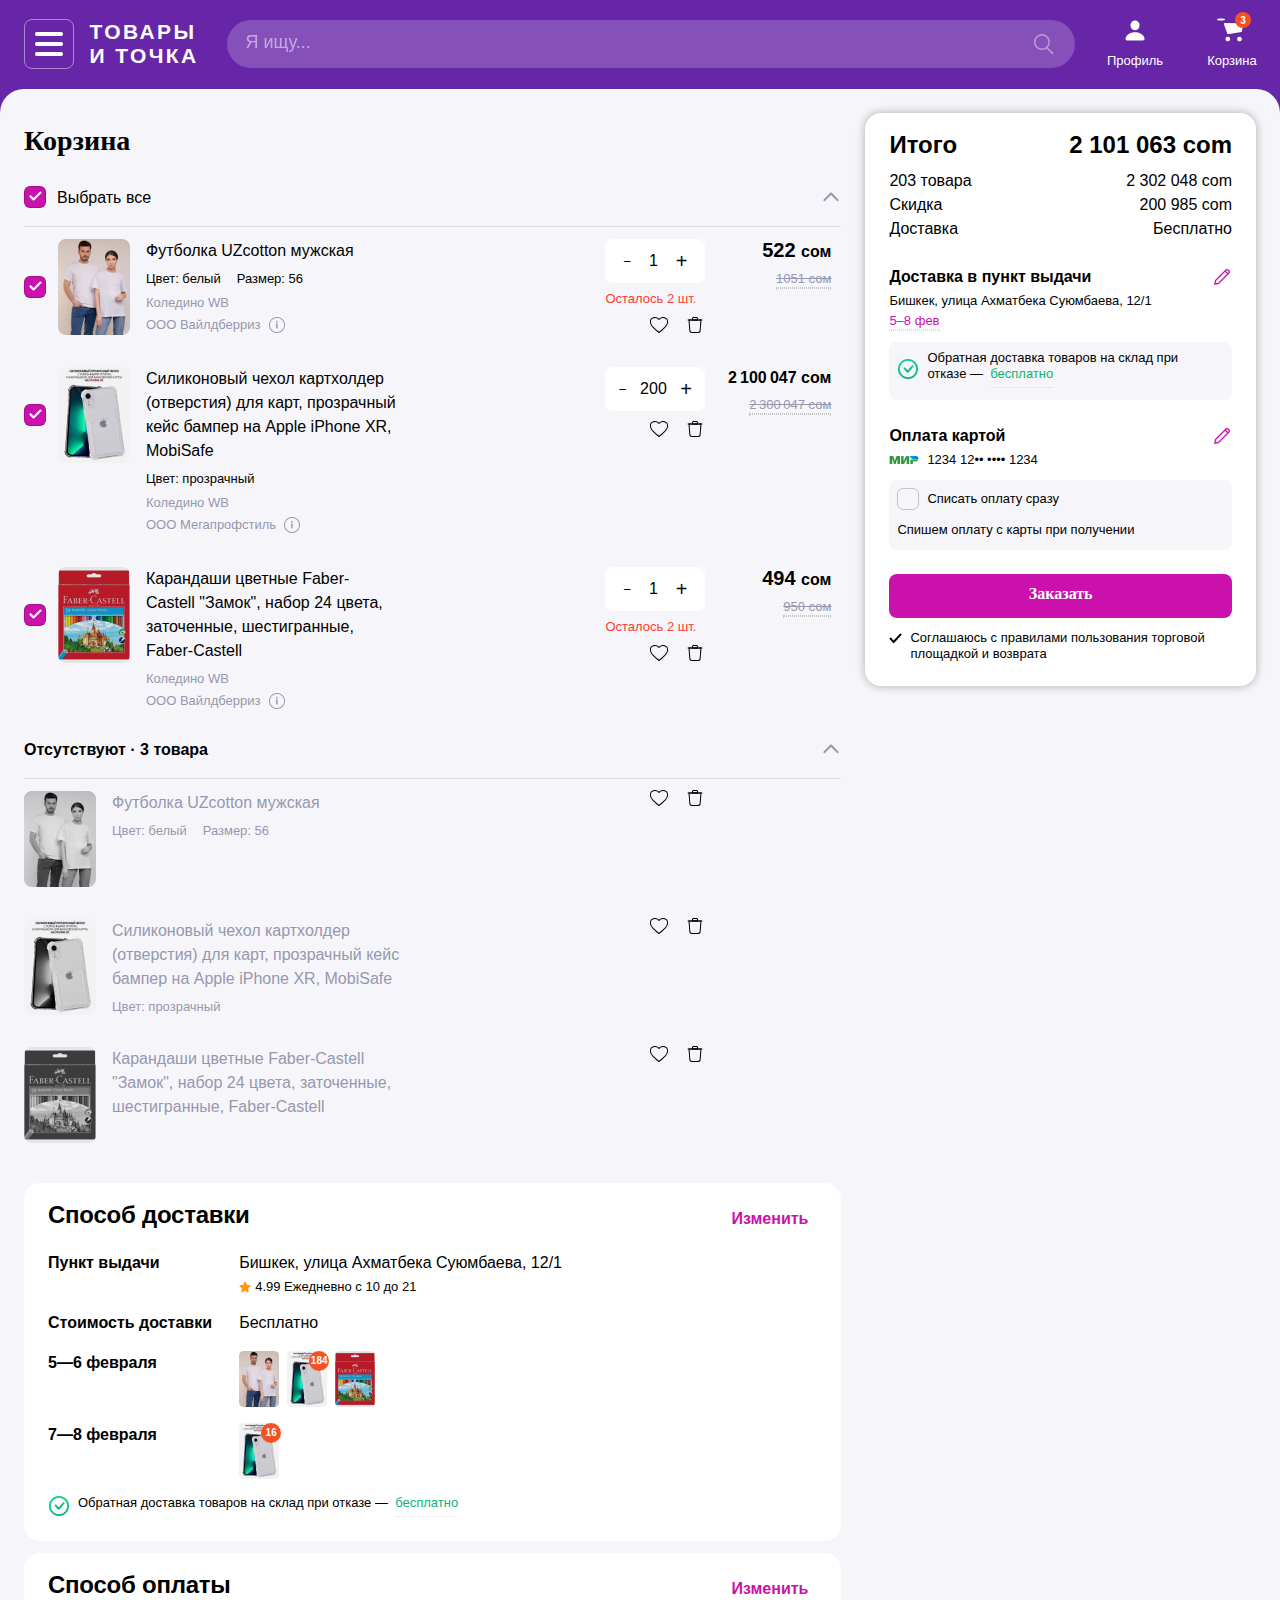
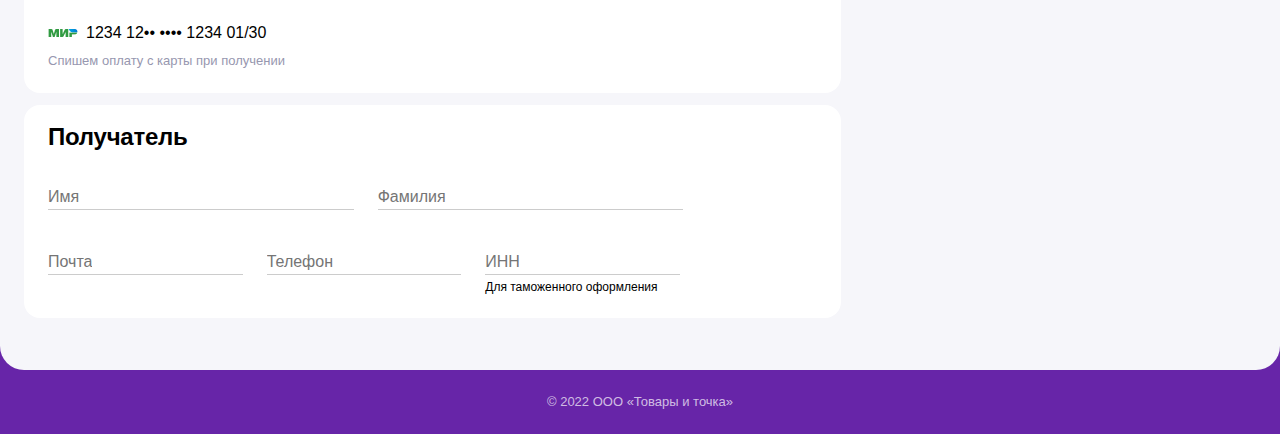
<file: client/src/html/index.html>
<!doctype html>
<html lang="en">
<head>
    <meta charset="UTF-8">
    <meta name="viewport"
          content="width=device-width, user-scalable=no, initial-scale=1.0, maximum-scale=1.0, minimum-scale=1.0">
    <meta http-equiv="X-UA-Compatible" content="ie=edge">
    <link href="https://fonts.cdnfonts.com/css/segoe-ui-4?styles=18006,18005,18004,18003" rel="stylesheet">
    <link rel="stylesheet" href="../css/header.css">
    <link rel="stylesheet" href="../css/footer.css">
    <link rel="stylesheet" href="../css/maineCss.css"/>
    <title>Document</title>
</head>

<body>

</div>

<div class="modal">
    <div id="modal-content-card" class="modal-content-card">
        <div class="pay__method">
            <div class="pay__method__name">
                <div class="pay__method__text">
                    Способ оплаты
                </div>
                <img class="closeCard" id="closeCard" src="../img/cards/search-close.png" height="25" width="24"/>
            </div>

            <div class="colum__payMethod">
                <div class="payMethod__row">
                    <div class="select">
                        <label style="border: 1px rgba(0, 0, 0, 0) solid;" class="checkbox__circle">
                            <input checked type="radio" name="payMethodCard" value="../img/cards/mir.png" class="checkbox-input inpt__card">
                            <svg class="checkbox-icon" width="20" height="21" viewBox="0 0 20 21" fill="none" xmlns="http://www.w3.org/2000/svg">
                                <g id="icon-20">
                                    <circle id="Ellipse" cx="10" cy="10.5" r="7.5" stroke="black" stroke-opacity="0.2"/>
                                    <path id="Dot" d="M10 13.5C11.6569 13.5 13 12.1569 13 10.5C13 8.84315 11.6569 7.5 10 7.5C8.34315 7.5 7 8.84315 7 10.5C7 12.1569 8.34315 13.5 10 13.5Z" fill="white"/>
                                </g>
                            </svg>
                        </label>
                    </div>
                    <div class="card__photo">
                        <img src="../img/cards/mir.png" height="11" width="30"/>
                    </div>
                    <div class="number__card">
                        1234 56•• •••• 1234
                    </div>
                </div>
                <div class="payMethod__row">
                    <div class="select">
                        <label style="border: 1px rgba(0, 0, 0, 0) solid;" class="checkbox__circle">
                            <input  type="radio" name="payMethodCard" value="../img/cards/visa.png" class="checkbox-input inpt__card">
                            <svg class="checkbox-icon" width="20" height="21" viewBox="0 0 20 21" fill="none" xmlns="http://www.w3.org/2000/svg">
                                <g id="icon-20">
                                    <circle id="Ellipse" cx="10" cy="10.5" r="7.5" stroke="black" stroke-opacity="0.2"/>
                                    <path id="Dot" d="M10 13.5C11.6569 13.5 13 12.1569 13 10.5C13 8.84315 11.6569 7.5 10 7.5C8.34315 7.5 7 8.84315 7 10.5C7 12.1569 8.34315 13.5 10 13.5Z" fill="white"/>
                                </g>
                            </svg>
                        </label>
                    </div>
                    <div class="card__photo">
                        <img src="../img/cards/visa.png" height="13" width="32"/>
                    </div>
                    <div class="number__card">
                        1234 56•• •••• 1234
                    </div>
                </div>
                <div class="payMethod__row">
                    <div class="select">
                        <label style="border: 1px rgba(0, 0, 0, 0) solid;" class="checkbox__circle">
                            <input type="radio" name="payMethodCard" value="../img/cards/mastercard.png" class="checkbox-input inpt__card">
                            <svg class="checkbox-icon" width="20" height="21" viewBox="0 0 20 21" fill="none" xmlns="http://www.w3.org/2000/svg">
                                <g id="icon-20">
                                    <circle id="Ellipse" cx="10" cy="10.5" r="7.5" stroke="black" stroke-opacity="0.2"/>
                                    <path id="Dot" d="M10 13.5C11.6569 13.5 13 12.1569 13 10.5C13 8.84315 11.6569 7.5 10 7.5C8.34315 7.5 7 8.84315 7 10.5C7 12.1569 8.34315 13.5 10 13.5Z" fill="white"/>
                                </g>
                            </svg>
                        </label>
                    </div>
                    <div class="card__photo">
                        <img src="../img/cards/mastercard.png" height="15" width="24"/>
                    </div>
                    <div class="number__card">
                        1234 56•• •••• 1234
                    </div>
                </div>
                <div class="payMethod__row">
                    <div class="select">
                        <label style="border: 1px rgba(0, 0, 0, 0) solid;" class="checkbox__circle">
                            <input  type="radio" name="payMethodCard" value="../img/cards/maestro.png" class="checkbox-input inpt__card">
                            <svg class="checkbox-icon" width="20" height="21" viewBox="0 0 20 21" fill="none" xmlns="http://www.w3.org/2000/svg">
                                <g id="icon-20">
                                    <circle id="Ellipse" cx="10" cy="10.5" r="7.5" stroke="black" stroke-opacity="0.2"/>
                                    <path id="Dot" d="M10 13.5C11.6569 13.5 13 12.1569 13 10.5C13 8.84315 11.6569 7.5 10 7.5C8.34315 7.5 7 8.84315 7 10.5C7 12.1569 8.34315 13.5 10 13.5Z" fill="white"/>
                                </g>
                            </svg>
                        </label>
                    </div>
                    <div class="card__photo">
                        <img src="../img/cards/maestro.png" height="15" width="24"/>
                    </div>
                    <div class="number__card">
                        1234 56•• •••• 1234
                    </div>
                </div>
            </div>
        </div>

        <button class="button__point" >
            <div class="btn__text">Выбрать</div>
        </button>
    </div>

    <div id="modal-content-point" style="height: 400px" class="modal-content-card">
        <div class="pay__method">
            <div class="pay__method__name">
                <div class="pay__method__text">
                    Способ доставки
                </div>
                <img class="closeCard" id="closeCardX" src="../img/cards/search-close.png" height="25" width="24"/>
            </div>
            <div class="colum__payMethod">
                <div class="select_delivery_or_cur">
                    <button class="point__not__cur">
                        <div class="point__tex">
                            В пункт выдачи
                        </div>
                    </button>
                    <button class="cur__not__point marg__btn">
                        <div class="point__tex">
                            Курьером
                        </div>
                    </button>
                </div>
                <div class="colum__payMethod">
                    <div class="my__adress">Мои адреса</div>

                    <div class="point__map__block">
                        <div class="payMethod__row">
                            <div class="row__dop__pay">
                                <div style="display: inline-flex">
                                    <div class="select">
                                        <label style="border: 1px rgba(0, 0, 0, 0) solid;" class="checkbox__circle">
                                            <input type="radio" name="deliveryPont" value="г. Бишкек, микрорайон Джал, улица Ахунбаева Исы, д. 67/1" class="checkbox-input">
                                            <svg class="checkbox-icon" width="20" height="21" viewBox="0 0 20 21" fill="none" xmlns="http://www.w3.org/2000/svg">
                                                <g id="icon-20">
                                                    <circle id="Ellipse" cx="10" cy="10.5" r="7.5" stroke="black" stroke-opacity="0.2"></circle>
                                                    <path id="Dot" d="M10 13.5C11.6569 13.5 13 12.1569 13 10.5C13 8.84315 11.6569 7.5 10 7.5C8.34315 7.5 7 8.84315 7 10.5C7 12.1569 8.34315 13.5 10 13.5Z" fill="white"></path>
                                                </g>
                                            </svg>
                                        </label>
                                    </div>
                                    <div class="all__text__pont">
                                        <div class="name__point">
                                            г. Бишкек, микрорайон Джал, улица Ахунбаева Исы, д. 67/1
                                        </div>
                                        <div style="display: inline-flex; align-items: center">
                                            <img style="margin-right: 5px" src="../img/maine/star_fill.png" height="12" width="12"/>
                                            <div style="color: #A0A0A4; font-size: 13px; font-weight: 400; line-height: 16px; word-wrap: break-word">Пункт выдачи</div>
                                        </div>
                                    </div>
                                </div>
                                <svg class="trashSvg" width="20" height="20" viewBox="0 0 20 20" fill="none" xmlns="http://www.w3.org/2000/svg">
                                    <g id="icon-20">
                                        <g id="Vector">
                                            <path fill-rule="evenodd" clip-rule="evenodd" d="M2.5 5C2.5 4.72386 2.72386 4.5 3 4.5H17C17.2761 4.5 17.5 4.72386 17.5 5C17.5 5.27614 17.2761 5.5 17 5.5H3C2.72386 5.5 2.5 5.27614 2.5 5Z" fill="black"></path>
                                            <path fill-rule="evenodd" clip-rule="evenodd" d="M3.4584 4.5H16.5059L15.6411 15.6926C15.5405 16.9947 14.4546 18 13.1486 18H6.84639C5.54299 18 4.45829 16.9986 4.35435 15.6994L3.4584 4.5ZM4.5416 5.5L5.35117 15.6196C5.41353 16.3992 6.06435 17 6.84639 17H13.1486C13.9322 17 14.5837 16.3968 14.6441 15.6155L15.4256 5.5H4.5416Z" fill="black"></path>
                                            <path fill-rule="evenodd" clip-rule="evenodd" d="M13 5.5H7V3.46875C7 2.65758 7.65758 2 8.46875 2H11.5312C12.3424 2 13 2.65758 13 3.46875V5.5ZM8.46875 3C8.20987 3 8 3.20987 8 3.46875V4.5H12V3.46875C12 3.20987 11.7901 3 11.5312 3H8.46875Z" fill="black"></path>
                                        </g>
                                    </g>
                                </svg>
                            </div>
                        </div>
                        <div class="payMethod__row">
                            <div class="row__dop__pay">
                                <div style="display: inline-flex">
                                    <div class="select">
                                        <label style="border: 1px rgba(0, 0, 0, 0) solid;" class="checkbox__circle">
                                            <input type="radio" name="deliveryPont" value="г. Бишкек, микрорайон Джал, улица Ахунбаева Исы, д. 67/1" class="checkbox-input">
                                            <svg class="checkbox-icon" width="20" height="21" viewBox="0 0 20 21" fill="none" xmlns="http://www.w3.org/2000/svg">
                                                <g id="icon-20">
                                                    <circle id="Ellipse" cx="10" cy="10.5" r="7.5" stroke="black" stroke-opacity="0.2"></circle>
                                                    <path id="Dot" d="M10 13.5C11.6569 13.5 13 12.1569 13 10.5C13 8.84315 11.6569 7.5 10 7.5C8.34315 7.5 7 8.84315 7 10.5C7 12.1569 8.34315 13.5 10 13.5Z" fill="white"></path>
                                                </g>
                                            </svg>
                                        </label>
                                    </div>
                                    <div class="all__text__pont">
                                        <div class="name__point">
                                            г. Бишкек, микрорайон Джал, улица Ахунбаева Исы, д. 67/1
                                        </div>
                                        <div style="display: inline-flex; align-items: center">
                                            <img style="margin-right: 5px" src="../img/maine/star_fill.png" height="12" width="12"/>
                                            <div class="99" style="color: black; font-size: 13px; margin-right: 5px; font-weight: 400; line-height: 16px; word-wrap: break-word">4.99</div>
                                            <div style="color: #A0A0A4; font-size: 13px; font-weight: 400; line-height: 16px; word-wrap: break-word">Пункт выдачи</div>
                                        </div>
                                    </div>
                                </div>
                                <svg class="trashSvg" width="20" height="20" viewBox="0 0 20 20" fill="none" xmlns="http://www.w3.org/2000/svg">
                                    <g id="icon-20">
                                        <g id="Vector">
                                            <path fill-rule="evenodd" clip-rule="evenodd" d="M2.5 5C2.5 4.72386 2.72386 4.5 3 4.5H17C17.2761 4.5 17.5 4.72386 17.5 5C17.5 5.27614 17.2761 5.5 17 5.5H3C2.72386 5.5 2.5 5.27614 2.5 5Z" fill="black"></path>
                                            <path fill-rule="evenodd" clip-rule="evenodd" d="M3.4584 4.5H16.5059L15.6411 15.6926C15.5405 16.9947 14.4546 18 13.1486 18H6.84639C5.54299 18 4.45829 16.9986 4.35435 15.6994L3.4584 4.5ZM4.5416 5.5L5.35117 15.6196C5.41353 16.3992 6.06435 17 6.84639 17H13.1486C13.9322 17 14.5837 16.3968 14.6441 15.6155L15.4256 5.5H4.5416Z" fill="black"></path>
                                            <path fill-rule="evenodd" clip-rule="evenodd" d="M13 5.5H7V3.46875C7 2.65758 7.65758 2 8.46875 2H11.5312C12.3424 2 13 2.65758 13 3.46875V5.5ZM8.46875 3C8.20987 3 8 3.20987 8 3.46875V4.5H12V3.46875C12 3.20987 11.7901 3 11.5312 3H8.46875Z" fill="black"></path>
                                        </g>
                                    </g>
                                </svg>
                            </div>
                        </div>
                        <div class="payMethod__row">
                            <div class="row__dop__pay">
                                <div style="display: inline-flex">
                                    <div class="select">
                                        <label style="border: 1px rgba(0, 0, 0, 0) solid;" class="checkbox__circle">
                                            <input type="radio" name="deliveryPont" value="г. Бишкек, улица Табышалиева, д. 57" class="checkbox-input">
                                            <svg class="checkbox-icon" width="20" height="21" viewBox="0 0 20 21" fill="none" xmlns="http://www.w3.org/2000/svg">
                                                <g id="icon-20">
                                                    <circle id="Ellipse" cx="10" cy="10.5" r="7.5" stroke="black" stroke-opacity="0.2"></circle>
                                                    <path id="Dot" d="M10 13.5C11.6569 13.5 13 12.1569 13 10.5C13 8.84315 11.6569 7.5 10 7.5C8.34315 7.5 7 8.84315 7 10.5C7 12.1569 8.34315 13.5 10 13.5Z" fill="white"></path>
                                                </g>
                                            </svg>
                                        </label>
                                    </div>
                                    <div class="all__text__pont">
                                        <div class="name__point">
                                            г. Бишкек, улица Табышалиева, д. 57
                                        </div>
                                        <div style="display: inline-flex; align-items: center">
                                            <img style="margin-right: 5px" src="../img/maine/star_fill.png" height="12" width="12"/>
                                            <div class="99" style="color: black; font-size: 13px; margin-right: 5px; font-weight: 400; line-height: 16px; word-wrap: break-word">4.99</div>
                                            <div style="color: #A0A0A4; font-size: 13px; font-weight: 400; line-height: 16px; word-wrap: break-word">Пункт выдачи</div>
                                        </div>
                                    </div>
                                </div>
                                <svg class="trashSvg" width="20" height="20" viewBox="0 0 20 20" fill="none" xmlns="http://www.w3.org/2000/svg">
                                    <g id="icon-20">
                                        <g id="Vector">
                                            <path fill-rule="evenodd" clip-rule="evenodd" d="M2.5 5C2.5 4.72386 2.72386 4.5 3 4.5H17C17.2761 4.5 17.5 4.72386 17.5 5C17.5 5.27614 17.2761 5.5 17 5.5H3C2.72386 5.5 2.5 5.27614 2.5 5Z" fill="black"></path>
                                            <path fill-rule="evenodd" clip-rule="evenodd" d="M3.4584 4.5H16.5059L15.6411 15.6926C15.5405 16.9947 14.4546 18 13.1486 18H6.84639C5.54299 18 4.45829 16.9986 4.35435 15.6994L3.4584 4.5ZM4.5416 5.5L5.35117 15.6196C5.41353 16.3992 6.06435 17 6.84639 17H13.1486C13.9322 17 14.5837 16.3968 14.6441 15.6155L15.4256 5.5H4.5416Z" fill="black"></path>
                                            <path fill-rule="evenodd" clip-rule="evenodd" d="M13 5.5H7V3.46875C7 2.65758 7.65758 2 8.46875 2H11.5312C12.3424 2 13 2.65758 13 3.46875V5.5ZM8.46875 3C8.20987 3 8 3.20987 8 3.46875V4.5H12V3.46875C12 3.20987 11.7901 3 11.5312 3H8.46875Z" fill="black"></path>
                                        </g>
                                    </g>
                                </svg>
                            </div>
                        </div>
                    </div>

                    <div class="curier__delivery__block">
                        <div class="payMethod__row">
                            <div class="row__dop__pay">
                                <div style="display: inline-flex">
                                    <div class="select">
                                        <label style="border: 1px rgba(0, 0, 0, 0) solid;" class="checkbox__circle">
                                            <input type="radio" name="deliveryPont" value="Бишкек, улица Табышалиева, 57" class="checkbox-input">
                                            <svg class="checkbox-icon" width="20" height="21" viewBox="0 0 20 21" fill="none" xmlns="http://www.w3.org/2000/svg">
                                                <g id="icon-20">
                                                    <circle id="Ellipse" cx="10" cy="10.5" r="7.5" stroke="black" stroke-opacity="0.2"></circle>
                                                    <path id="Dot" d="M10 13.5C11.6569 13.5 13 12.1569 13 10.5C13 8.84315 11.6569 7.5 10 7.5C8.34315 7.5 7 8.84315 7 10.5C7 12.1569 8.34315 13.5 10 13.5Z" fill="white"></path>
                                                </g>
                                            </svg>
                                        </label>
                                    </div>
                                    <div class="name__point">
                                        Бишкек, улица Табышалиева, 57
                                    </div>
                                </div>
                                <svg class="trashSvg" width="20" height="20" viewBox="0 0 20 20" fill="none" xmlns="http://www.w3.org/2000/svg">
                                    <g id="icon-20">
                                        <g id="Vector">
                                            <path fill-rule="evenodd" clip-rule="evenodd" d="M2.5 5C2.5 4.72386 2.72386 4.5 3 4.5H17C17.2761 4.5 17.5 4.72386 17.5 5C17.5 5.27614 17.2761 5.5 17 5.5H3C2.72386 5.5 2.5 5.27614 2.5 5Z" fill="black"></path>
                                            <path fill-rule="evenodd" clip-rule="evenodd" d="M3.4584 4.5H16.5059L15.6411 15.6926C15.5405 16.9947 14.4546 18 13.1486 18H6.84639C5.54299 18 4.45829 16.9986 4.35435 15.6994L3.4584 4.5ZM4.5416 5.5L5.35117 15.6196C5.41353 16.3992 6.06435 17 6.84639 17H13.1486C13.9322 17 14.5837 16.3968 14.6441 15.6155L15.4256 5.5H4.5416Z" fill="black"></path>
                                            <path fill-rule="evenodd" clip-rule="evenodd" d="M13 5.5H7V3.46875C7 2.65758 7.65758 2 8.46875 2H11.5312C12.3424 2 13 2.65758 13 3.46875V5.5ZM8.46875 3C8.20987 3 8 3.20987 8 3.46875V4.5H12V3.46875C12 3.20987 11.7901 3 11.5312 3H8.46875Z" fill="black"></path>
                                        </g>
                                    </g>
                                </svg>
                            </div>

                        </div>
                        <div class="payMethod__row">
                            <div class="row__dop__pay">
                                <div style="display: inline-flex">
                                    <div class="select">
                                        <label style="border: 1px rgba(0, 0, 0, 0) solid;" class="checkbox__circle">
                                            <input type="radio" name="deliveryPont" value="Бишкек, улица Жукеева-Пудовкина, 77/1" class="checkbox-input">
                                            <svg class="checkbox-icon" width="20" height="21" viewBox="0 0 20 21" fill="none" xmlns="http://www.w3.org/2000/svg">
                                                <g id="icon-20">
                                                    <circle id="Ellipse" cx="10" cy="10.5" r="7.5" stroke="black" stroke-opacity="0.2"></circle>
                                                    <path id="Dot" d="M10 13.5C11.6569 13.5 13 12.1569 13 10.5C13 8.84315 11.6569 7.5 10 7.5C8.34315 7.5 7 8.84315 7 10.5C7 12.1569 8.34315 13.5 10 13.5Z" fill="white"></path>
                                                </g>
                                            </svg>
                                        </label>
                                    </div>
                                    <div class="name__point">
                                        Бишкек, улица Жукеева-Пудовкина, 77/1
                                    </div>
                                </div>
                                <svg class="trashSvg" width="20" height="20" viewBox="0 0 20 20" fill="none" xmlns="http://www.w3.org/2000/svg">
                                    <g id="icon-20">
                                        <g id="Vector">
                                            <path fill-rule="evenodd" clip-rule="evenodd" d="M2.5 5C2.5 4.72386 2.72386 4.5 3 4.5H17C17.2761 4.5 17.5 4.72386 17.5 5C17.5 5.27614 17.2761 5.5 17 5.5H3C2.72386 5.5 2.5 5.27614 2.5 5Z" fill="black"></path>
                                            <path fill-rule="evenodd" clip-rule="evenodd" d="M3.4584 4.5H16.5059L15.6411 15.6926C15.5405 16.9947 14.4546 18 13.1486 18H6.84639C5.54299 18 4.45829 16.9986 4.35435 15.6994L3.4584 4.5ZM4.5416 5.5L5.35117 15.6196C5.41353 16.3992 6.06435 17 6.84639 17H13.1486C13.9322 17 14.5837 16.3968 14.6441 15.6155L15.4256 5.5H4.5416Z" fill="black"></path>
                                            <path fill-rule="evenodd" clip-rule="evenodd" d="M13 5.5H7V3.46875C7 2.65758 7.65758 2 8.46875 2H11.5312C12.3424 2 13 2.65758 13 3.46875V5.5ZM8.46875 3C8.20987 3 8 3.20987 8 3.46875V4.5H12V3.46875C12 3.20987 11.7901 3 11.5312 3H8.46875Z" fill="black"></path>
                                        </g>
                                    </g>
                                </svg>
                            </div>

                        </div>
                        <div class="payMethod__row">
                            <div class="row__dop__pay">
                                <div style="display: inline-flex">
                                    <div class="select">
                                        <label style="border: 1px rgba(0, 0, 0, 0) solid;" class="checkbox__circle">
                                            <input type="radio" name="deliveryPont" value="Бишкек, микрорайон Джал, улица Ахунбаева Исы, 67/1" class="checkbox-input">
                                            <svg class="checkbox-icon" width="20" height="21" viewBox="0 0 20 21" fill="none" xmlns="http://www.w3.org/2000/svg">
                                                <g id="icon-20">
                                                    <circle id="Ellipse" cx="10" cy="10.5" r="7.5" stroke="black" stroke-opacity="0.2"></circle>
                                                    <path id="Dot" d="M10 13.5C11.6569 13.5 13 12.1569 13 10.5C13 8.84315 11.6569 7.5 10 7.5C8.34315 7.5 7 8.84315 7 10.5C7 12.1569 8.34315 13.5 10 13.5Z" fill="white"></path>
                                                </g>
                                            </svg>
                                        </label>
                                    </div>
                                    <div class="name__point">
                                        Бишкек, микрорайон Джал, улица Ахунбаева Исы, 67/1
                                    </div>
                                </div>
                                <svg class="trashSvg" width="20" height="20" viewBox="0 0 20 20" fill="none" xmlns="http://www.w3.org/2000/svg">
                                    <g id="icon-20">
                                        <g id="Vector">
                                            <path fill-rule="evenodd" clip-rule="evenodd" d="M2.5 5C2.5 4.72386 2.72386 4.5 3 4.5H17C17.2761 4.5 17.5 4.72386 17.5 5C17.5 5.27614 17.2761 5.5 17 5.5H3C2.72386 5.5 2.5 5.27614 2.5 5Z" fill="black"></path>
                                            <path fill-rule="evenodd" clip-rule="evenodd" d="M3.4584 4.5H16.5059L15.6411 15.6926C15.5405 16.9947 14.4546 18 13.1486 18H6.84639C5.54299 18 4.45829 16.9986 4.35435 15.6994L3.4584 4.5ZM4.5416 5.5L5.35117 15.6196C5.41353 16.3992 6.06435 17 6.84639 17H13.1486C13.9322 17 14.5837 16.3968 14.6441 15.6155L15.4256 5.5H4.5416Z" fill="black"></path>
                                            <path fill-rule="evenodd" clip-rule="evenodd" d="M13 5.5H7V3.46875C7 2.65758 7.65758 2 8.46875 2H11.5312C12.3424 2 13 2.65758 13 3.46875V5.5ZM8.46875 3C8.20987 3 8 3.20987 8 3.46875V4.5H12V3.46875C12 3.20987 11.7901 3 11.5312 3H8.46875Z" fill="black"></path>
                                        </g>
                                    </g>
                                </svg>
                            </div>

                        </div>
                    </div>
                </div>
            </div>

        </div>

        <button id="button__point__map" class="button__point" >
            <div class="btn__text">Выбрать</div>
        </button>
    </div>
</div>

<header>
    <div class="header">

        <div class="left">
            <div class="box">
                <img src="../img/header/Vector.png" height="24" width="28"/>
            </div>
            <div class="title">
                ТОВАРЫ И ТОЧКА
            </div>
        </div>

        <div class="search">
            <input class="search__input" id="search" type="text" placeholder="Я ищу...">
            <img src="../img/header/Search.png" height="24" width="24"/></div>

        <div class="right">
            <div class="user__icon__div column">
                <img src="../img/header/icon-user(1).png" height="29" width="28"/>
                <div class="text text__profile">Профиль</div>
            </div>
            <div class="basket__icon column">
                <img src="../img/header/icon-bascket (1).png" height="29" width="28"/>
                <div class="red__circle">
                    <div class="total__in__the__basket">3</div>
                </div>
                <div class="text text__basket">Корзина</div>
            </div>
        </div>

    </div>
    <div class="header__mobile">
        <div class="left__mobile">
            <img src="../img/headerMobile/burger.png" height="24" width="28"/>
        </div>

        <div class="center__mobile">
            <div class="title__mobile">
                Товары и точка
            </div>
        </div>

        <div class="search__mobile">
            <img src="../img/headerMobile/search.png" height="28" width="28"/>
        </div>
    </div>
</header>

<div class="wrapper">
    <div class="pre__border">
        <div class="maine__info">
            <div class="basket">
                <div class="basket__big__text">
                    Корзина
                </div>
                <div class="all__add all__add__basket">
                    <div class="check_box__all">
                        <div style="margin-right: 11px">
                            <input checked class='check__box__hiddenAll' type="checkbox" id="chkAll">
                            <label for="chkAll">
                                <svg class="galka" width="15px" height="28px" viewBox="0 0 24 24" fill="none" xmlns="http://www.w3.org/2000/svg">
                                    <path d="M4 12.6111L8.92308 17.5L20 6.5" stroke="white" stroke-width="3.5" stroke-linecap="round" stroke-linejoin="round"></path>
                                </svg>
                            </label>
                        </div>
                        <div class="all__check__box__true">Выбрать все</div>
                    </div>
                    <div class=" all__add_count">

                    </div>
                    <img src="../img/maine/show.png" class="showOrHiddenArrow" height="20" width="20"/>
                </div>
                <div class="products">
                    <div class="product uzctoon">
                        <div class="product__left">
                            <div class="photo__and__check">
                                <div class="mobile__check">
                                    <input checked class="check__box__hidden" type="checkbox" id="chk">
                                    <label for="chk">
                                        <svg class="galka" width="15px" height="28px" viewBox="0 0 24 24" fill="none" xmlns="http://www.w3.org/2000/svg">
                                            <path d="M4 12.6111L8.92308 17.5L20 6.5" stroke="white" stroke-width="3.5" stroke-linecap="round" stroke-linejoin="round"/>
                                        </svg>
                                    </label>
                                </div>
                                <img src="../img/products/UZctoon.png" height="96" width="72"/>
                            </div>
                            <div class="product__info">
                                <div class="mobile__product__price">
                                    <div class="mobile__product__price__com">
                                        522  сом
                                    </div>

                                    <div class="mobile__product__price__slash__com">
                                        1051 сом
                                    </div>
                                </div>
                                <div class="product__name">Футболка UZcotton мужская</div>
                                <div class="product__characteristics">
                                    <div class="product__characteristics__text">Цвет: белый</div>
                                    <div class="product__characteristics__text">Размер: 56</div>
                                </div>
                                <div class="product__dop__info">
                                    <div class="product__dop__info__text">Коледино WB</div>
                                    <div class="product__dop__info__inline">
                                        <div class="product__dop__info__text">OOO Вайлдберриз</div>
                                        <img src="../img/maine/dopInfo.png" class="dop__info__checkPoint i" height="20" width="20"/></div>
                                </div>
                            </div>
                        </div>
                        <div class="product__right dop__info__center__block">
                            <div class="quantity">
                                <div class="quantity__regular">
                                    <button class="minus">−</button>
                                    <div class="quantity__regular__number">1</div>
                                    <button class="plus">+</button>
                                    <input value="1051" style="display: none" class="off__sale__hidden"/>
                                    <input value="522" style="display: none" class="with__sale__hidden"/>
                                </div>
                                <div class="quantity__only__left">Осталось 2 шт.</div>
                                <input class="total__quantity" style="display: none" value="3" type="text">
                                <div class="inline__icon">
                                    <svg class="heartSvg" width="20" height="20" viewBox="0 0 20 20" fill="none" xmlns="http://www.w3.org/2000/svg">
                                        <g id="icon-20">
                                            <path id="Vector (Stroke)" fill-rule="evenodd" clip-rule="evenodd" d="M3.03399 4.05857C2.26592 4.75224 1.76687 5.83284 1.99496 7.42928C2.22335 9.02783 3.26497 10.6852 4.80439 12.3478C6.25868 13.9184 8.10965 15.4437 9.99999 16.874C11.8903 15.4437 13.7413 13.9184 15.1956 12.3478C16.7351 10.6852 17.7767 9.02783 18.005 7.4293C18.2331 5.83285 17.734 4.75224 16.9659 4.05856C16.1767 3.34572 15.055 3 14 3C12.132 3 11.0924 4.08479 10.5177 4.68443C10.4581 4.7466 10.4035 4.80356 10.3535 4.85355C10.1583 5.04882 9.84169 5.04882 9.64643 4.85355C9.59644 4.80356 9.54185 4.7466 9.48227 4.68443C8.9076 4.08479 7.868 3 5.99999 3C4.94498 3 3.82328 3.34573 3.03399 4.05857ZM2.36374 3.31643C3.37372 2.40427 4.75205 2 5.99999 2C8.07126 2 9.34542 3.11257 9.99999 3.77862C10.6545 3.11257 11.9287 2 14 2C15.2479 2 16.6262 2.40428 17.6362 3.31644C18.6674 4.24776 19.2669 5.66715 18.995 7.5707C18.7233 9.47217 17.515 11.3148 15.9294 13.0272C14.3355 14.7486 12.3064 16.3952 10.3 17.9C10.1222 18.0333 9.87776 18.0333 9.69999 17.9C7.69356 16.3952 5.66446 14.7485 4.07063 13.0272C2.48506 11.3148 1.27668 9.47217 1.00501 7.57072C0.733043 5.66716 1.33253 4.24776 2.36374 3.31643Z" fill="black"/>
                                        </g>
                                    </svg>
                                    <svg class="trashSvg" width="20" height="20" viewBox="0 0 20 20" fill="none" xmlns="http://www.w3.org/2000/svg">
                                        <g id="icon-20">
                                            <g id="Vector">
                                                <path fill-rule="evenodd" clip-rule="evenodd" d="M2.5 5C2.5 4.72386 2.72386 4.5 3 4.5H17C17.2761 4.5 17.5 4.72386 17.5 5C17.5 5.27614 17.2761 5.5 17 5.5H3C2.72386 5.5 2.5 5.27614 2.5 5Z" fill="black"/>
                                                <path fill-rule="evenodd" clip-rule="evenodd" d="M3.4584 4.5H16.5059L15.6411 15.6926C15.5405 16.9947 14.4546 18 13.1486 18H6.84639C5.54299 18 4.45829 16.9986 4.35435 15.6994L3.4584 4.5ZM4.5416 5.5L5.35117 15.6196C5.41353 16.3992 6.06435 17 6.84639 17H13.1486C13.9322 17 14.5837 16.3968 14.6441 15.6155L15.4256 5.5H4.5416Z" fill="black"/>
                                                <path fill-rule="evenodd" clip-rule="evenodd" d="M13 5.5H7V3.46875C7 2.65758 7.65758 2 8.46875 2H11.5312C12.3424 2 13 2.65758 13 3.46875V5.5ZM8.46875 3C8.20987 3 8 3.20987 8 3.46875V4.5H12V3.46875C12 3.20987 11.7901 3 11.5312 3H8.46875Z" fill="black"/>
                                            </g>
                                        </g>
                                    </svg>
                                </div>
                            </div>
                            <div class="total__amount">
                                <div class="total__amount__sum__without__sale">522  <span>сом</span> </div>
                                <div style="position: relative">
                                    <div class="total__amount__sum__with__sale dop__info__checkPoint">1051 сом</div>
                                    <div class="total__amount__vector"></div>
                                    <div class="dop__info__hover">
                                        <div class="Frame277132124" style="flex-direction: column; justify-content: flex-start; align-items: flex-start; gap: 8px; display: inline-flex">
                                            <div class="55" style="color: #A0A0A4; font-size: 13px; font-family: Segoe UI; font-weight: 400; line-height: 16px; word-wrap: break-word">Скидка 55%</div>
                                            <div class="10" style="color: #9797AF; font-size: 13px; font-family: Segoe UI; font-weight: 400; line-height: 16px; word-wrap: break-word">Скидка покупателя 10%</div>
                                        </div>
                                        <div class="Frame277132125" style="align-self: stretch; flex-direction: column; justify-content: flex-start; align-items: flex-end; gap: 8px; display: inline-flex">
                                            <div class="300" style="color: black; font-size: 13px; font-family: Segoe UI; font-weight: 400; line-height: 16px; word-wrap: break-word">−300 сом</div>
                                            <div class="30" style="color: black; font-size: 13px; font-family: Segoe UI; font-weight: 400; line-height: 16px; word-wrap: break-word">−30 сом</div>
                                        </div>
                                    </div>
                                </div>

                            </div>
                        </div>
                    </div>
                    <div class="product mobiSafe">
                        <div class="product__left">
                            <div class="photo__and__check">
                                <div class="mobile__check">
                                    <input checked class='check__box__hidden' type="checkbox" id="chk1">
                                    <label for="chk1">
                                        <svg class="galka" width="15px" height="28px" viewBox="0 0 24 24" fill="none" xmlns="http://www.w3.org/2000/svg">
                                            <path d="M4 12.6111L8.92308 17.5L20 6.5" stroke="white" stroke-width="3.5" stroke-linecap="round" stroke-linejoin="round"/>
                                        </svg>
                                    </label>
                                </div>                                <img src="../img/products/mobiSafe.png" height="96" width="72"/></div>
                            <div class="product__info">
                                <div class="mobile__product__price">
                                    <div class="mobile__product__price__com">
                                        2 100 047  сом
                                    </div>

                                    <div class="mobile__product__price__slash__com">
                                        2 300 047 сом
                                    </div>
                                </div>
                                <div class="product__name">Силиконовый чехол картхолдер (отверстия) для карт, прозрачный кейс бампер на Apple iPhone XR, MobiSafe</div>
                                <div class="product__characteristics">
                                    <div class="product__characteristics__text">Цвет: прозрачный</div>
                                </div>
                                <div class="product__dop__info">
                                    <div class="product__dop__info__text">Коледино WB</div>
                                    <div class="product__dop__info__inline">
                                        <div class="product__dop__info__text">OOO Мегапрофстиль</div>
                                        <img src="../img/maine/dopInfo.png" class="dop__info__checkPoint i" height="20" width="20"/></div>
                                </div>
                            </div>
                        </div>
                        <div class="product__right dop__info__center__block">
                            <div class="quantity">
                                <div class="quantity__regular">
                                    <button class="minus">−</button>
                                    <div class="quantity__regular__number">200</div>
                                    <button class="plus">+</button>
                                    <input value="11500.235" style="display: none" class="off__sale__hidden"/>
                                    <input value="10500.235" style="display: none" class="with__sale__hidden"/>
                                </div>
                                <input class="total__quantity" style="display: none" value="3000000" type="text">
                                <div class="inline__icon">
                                    <svg class="heartSvg" width="20" height="20" viewBox="0 0 20 20" fill="none" xmlns="http://www.w3.org/2000/svg">
                                        <g id="icon-20">
                                            <path id="Vector (Stroke)" fill-rule="evenodd" clip-rule="evenodd" d="M3.03399 4.05857C2.26592 4.75224 1.76687 5.83284 1.99496 7.42928C2.22335 9.02783 3.26497 10.6852 4.80439 12.3478C6.25868 13.9184 8.10965 15.4437 9.99999 16.874C11.8903 15.4437 13.7413 13.9184 15.1956 12.3478C16.7351 10.6852 17.7767 9.02783 18.005 7.4293C18.2331 5.83285 17.734 4.75224 16.9659 4.05856C16.1767 3.34572 15.055 3 14 3C12.132 3 11.0924 4.08479 10.5177 4.68443C10.4581 4.7466 10.4035 4.80356 10.3535 4.85355C10.1583 5.04882 9.84169 5.04882 9.64643 4.85355C9.59644 4.80356 9.54185 4.7466 9.48227 4.68443C8.9076 4.08479 7.868 3 5.99999 3C4.94498 3 3.82328 3.34573 3.03399 4.05857ZM2.36374 3.31643C3.37372 2.40427 4.75205 2 5.99999 2C8.07126 2 9.34542 3.11257 9.99999 3.77862C10.6545 3.11257 11.9287 2 14 2C15.2479 2 16.6262 2.40428 17.6362 3.31644C18.6674 4.24776 19.2669 5.66715 18.995 7.5707C18.7233 9.47217 17.515 11.3148 15.9294 13.0272C14.3355 14.7486 12.3064 16.3952 10.3 17.9C10.1222 18.0333 9.87776 18.0333 9.69999 17.9C7.69356 16.3952 5.66446 14.7485 4.07063 13.0272C2.48506 11.3148 1.27668 9.47217 1.00501 7.57072C0.733043 5.66716 1.33253 4.24776 2.36374 3.31643Z" fill="black"/>
                                        </g>
                                    </svg>
                                    <svg class="trashSvg" width="20" height="20" viewBox="0 0 20 20" fill="none" xmlns="http://www.w3.org/2000/svg">
                                        <g id="icon-20">
                                            <g id="Vector">
                                                <path fill-rule="evenodd" clip-rule="evenodd" d="M2.5 5C2.5 4.72386 2.72386 4.5 3 4.5H17C17.2761 4.5 17.5 4.72386 17.5 5C17.5 5.27614 17.2761 5.5 17 5.5H3C2.72386 5.5 2.5 5.27614 2.5 5Z" fill="black"/>
                                                <path fill-rule="evenodd" clip-rule="evenodd" d="M3.4584 4.5H16.5059L15.6411 15.6926C15.5405 16.9947 14.4546 18 13.1486 18H6.84639C5.54299 18 4.45829 16.9986 4.35435 15.6994L3.4584 4.5ZM4.5416 5.5L5.35117 15.6196C5.41353 16.3992 6.06435 17 6.84639 17H13.1486C13.9322 17 14.5837 16.3968 14.6441 15.6155L15.4256 5.5H4.5416Z" fill="black"/>
                                                <path fill-rule="evenodd" clip-rule="evenodd" d="M13 5.5H7V3.46875C7 2.65758 7.65758 2 8.46875 2H11.5312C12.3424 2 13 2.65758 13 3.46875V5.5ZM8.46875 3C8.20987 3 8 3.20987 8 3.46875V4.5H12V3.46875C12 3.20987 11.7901 3 11.5312 3H8.46875Z" fill="black"/>
                                            </g>
                                        </g>
                                    </svg>
                                </div>
                            </div>
                            <div class="total__amount">
                                <div style="font-size: 16px" class="total__amount__sum__without__sale">2 100 047  <span>сом</span> </div>
                                <div>
                                    <div class="total__amount__sum__with__sale dop__info__checkPoint">2 300 047 сом</div>
                                    <div class="total__amount__vector"></div>
                                </div>
                            </div>
                        </div>
                    </div>
                    <div class="product faberCastle">
                        <div class="product__left">
                            <div class="photo__and__check">
                                <div class="mobile__check">
                                    <input checked class='check__box__hidden' type="checkbox" id="chk2">
                                    <label for="chk2">
                                        <svg class="galka" width="15px" height="28px" viewBox="0 0 24 24" fill="none" xmlns="http://www.w3.org/2000/svg">
                                            <path d="M4 12.6111L8.92308 17.5L20 6.5" stroke="white" stroke-width="3.5" stroke-linecap="round" stroke-linejoin="round"/>
                                        </svg>
                                    </label>
                                </div>                                <img src="../img/products/faberCastle.png" height="96" width="72"/>
                            </div>
                            <div class="product__info">
                                <div class="mobile__product__price">
                                    <div class="mobile__product__price__com">
                                        494  сом
                                    </div>

                                    <div class="mobile__product__price__slash__com">
                                        950 сом
                                    </div>
                                </div>
                                <div class="product__name">Карандаши цветные Faber-Castell "Замок", набор 24 цвета, заточенные, шестигранные, Faber-Castell </div>
                                <div class="product__dop__info">
                                    <div class="product__dop__info__text">Коледино WB</div>
                                    <div class="product__dop__info__inline">
                                        <div class="product__dop__info__text">OOO Вайлдберриз</div>
                                        <img src="../img/maine/dopInfo.png" class="dop__info__checkPoint i" height="20" width="20"/></div>
                                </div>
                            </div>
                        </div>
                        <div class="product__right dop__info__center__block">
                            <div class="quantity">
                                <div class="quantity__regular">
                                    <button class="minus">−</button>
                                    <div class="quantity__regular__number">1</div>
                                    <button class="plus">+</button>
                                    <input value="950" style="display: none" class="off__sale__hidden"/>
                                    <input value="494" style="display: none" class="with__sale__hidden"/>
                                </div>
                                <div class="quantity__only__left">Осталось 2 шт.</div>
                                <input class="total__quantity" style="display: none" value="3" type="text">
                                <div class="inline__icon">
                                    <svg class="heartSvg" width="20" height="20" viewBox="0 0 20 20" fill="none" xmlns="http://www.w3.org/2000/svg">
                                        <g id="icon-20">
                                            <path id="Vector (Stroke)" fill-rule="evenodd" clip-rule="evenodd" d="M3.03399 4.05857C2.26592 4.75224 1.76687 5.83284 1.99496 7.42928C2.22335 9.02783 3.26497 10.6852 4.80439 12.3478C6.25868 13.9184 8.10965 15.4437 9.99999 16.874C11.8903 15.4437 13.7413 13.9184 15.1956 12.3478C16.7351 10.6852 17.7767 9.02783 18.005 7.4293C18.2331 5.83285 17.734 4.75224 16.9659 4.05856C16.1767 3.34572 15.055 3 14 3C12.132 3 11.0924 4.08479 10.5177 4.68443C10.4581 4.7466 10.4035 4.80356 10.3535 4.85355C10.1583 5.04882 9.84169 5.04882 9.64643 4.85355C9.59644 4.80356 9.54185 4.7466 9.48227 4.68443C8.9076 4.08479 7.868 3 5.99999 3C4.94498 3 3.82328 3.34573 3.03399 4.05857ZM2.36374 3.31643C3.37372 2.40427 4.75205 2 5.99999 2C8.07126 2 9.34542 3.11257 9.99999 3.77862C10.6545 3.11257 11.9287 2 14 2C15.2479 2 16.6262 2.40428 17.6362 3.31644C18.6674 4.24776 19.2669 5.66715 18.995 7.5707C18.7233 9.47217 17.515 11.3148 15.9294 13.0272C14.3355 14.7486 12.3064 16.3952 10.3 17.9C10.1222 18.0333 9.87776 18.0333 9.69999 17.9C7.69356 16.3952 5.66446 14.7485 4.07063 13.0272C2.48506 11.3148 1.27668 9.47217 1.00501 7.57072C0.733043 5.66716 1.33253 4.24776 2.36374 3.31643Z" fill="black"/>
                                        </g>
                                    </svg>
                                    <svg class="trashSvg" width="20" height="20" viewBox="0 0 20 20" fill="none" xmlns="http://www.w3.org/2000/svg">
                                        <g id="icon-20">
                                            <g id="Vector">
                                                <path fill-rule="evenodd" clip-rule="evenodd" d="M2.5 5C2.5 4.72386 2.72386 4.5 3 4.5H17C17.2761 4.5 17.5 4.72386 17.5 5C17.5 5.27614 17.2761 5.5 17 5.5H3C2.72386 5.5 2.5 5.27614 2.5 5Z" fill="black"/>
                                                <path fill-rule="evenodd" clip-rule="evenodd" d="M3.4584 4.5H16.5059L15.6411 15.6926C15.5405 16.9947 14.4546 18 13.1486 18H6.84639C5.54299 18 4.45829 16.9986 4.35435 15.6994L3.4584 4.5ZM4.5416 5.5L5.35117 15.6196C5.41353 16.3992 6.06435 17 6.84639 17H13.1486C13.9322 17 14.5837 16.3968 14.6441 15.6155L15.4256 5.5H4.5416Z" fill="black"/>
                                                <path fill-rule="evenodd" clip-rule="evenodd" d="M13 5.5H7V3.46875C7 2.65758 7.65758 2 8.46875 2H11.5312C12.3424 2 13 2.65758 13 3.46875V5.5ZM8.46875 3C8.20987 3 8 3.20987 8 3.46875V4.5H12V3.46875C12 3.20987 11.7901 3 11.5312 3H8.46875Z" fill="black"/>
                                            </g>
                                        </g>
                                    </svg>
                                </div>
                            </div>
                            <div class="total__amount">
                                <div class="total__amount__sum__without__sale">494 <span>сом</span> </div>
                                <div>
                                    <div class="total__amount__sum__with__sale dop__info__checkPoint">950 сом</div>
                                    <div class="total__amount__vector"></div>
                                </div>

                            </div>
                        </div>
                    </div>
                </div>
                <div class="all__add">
                    <div class="check_box__all">
                        <div class="product__lose">Отсутствуют · 3 товара</div>
                    </div>
                    <img src="../img/maine/show.png" class="showOrHiddenArrow" height="20" width="20"/>
                </div>
                <div class="products gray">
                    <div class="product uzctoon">
                        <div class="product__left">
                            <div class="photo__and__check">
                                <img class="gray__photo" src="../img/products/UZctoon.png" height="96" width="72"/>
                            </div>
                            <div class="product__info">
                                <div class="product__name__gray">Футболка UZcotton мужская</div>
                                <div class="product__characteristics">
                                    <div class="product__characteristics__text__gray">Цвет: белый</div>
                                    <div class="product__characteristics__text__gray">Размер: 56</div>
                                </div>

                            </div>
                        </div>
                        <div class="product__right">
                            <div class="quantity__gray">
                                <div class="inline__icon">
                                    <svg class="heartSvg" width="20" height="20" viewBox="0 0 20 20" fill="none" xmlns="http://www.w3.org/2000/svg">
                                        <g id="icon-20">
                                            <path id="Vector (Stroke)" fill-rule="evenodd" clip-rule="evenodd" d="M3.03399 4.05857C2.26592 4.75224 1.76687 5.83284 1.99496 7.42928C2.22335 9.02783 3.26497 10.6852 4.80439 12.3478C6.25868 13.9184 8.10965 15.4437 9.99999 16.874C11.8903 15.4437 13.7413 13.9184 15.1956 12.3478C16.7351 10.6852 17.7767 9.02783 18.005 7.4293C18.2331 5.83285 17.734 4.75224 16.9659 4.05856C16.1767 3.34572 15.055 3 14 3C12.132 3 11.0924 4.08479 10.5177 4.68443C10.4581 4.7466 10.4035 4.80356 10.3535 4.85355C10.1583 5.04882 9.84169 5.04882 9.64643 4.85355C9.59644 4.80356 9.54185 4.7466 9.48227 4.68443C8.9076 4.08479 7.868 3 5.99999 3C4.94498 3 3.82328 3.34573 3.03399 4.05857ZM2.36374 3.31643C3.37372 2.40427 4.75205 2 5.99999 2C8.07126 2 9.34542 3.11257 9.99999 3.77862C10.6545 3.11257 11.9287 2 14 2C15.2479 2 16.6262 2.40428 17.6362 3.31644C18.6674 4.24776 19.2669 5.66715 18.995 7.5707C18.7233 9.47217 17.515 11.3148 15.9294 13.0272C14.3355 14.7486 12.3064 16.3952 10.3 17.9C10.1222 18.0333 9.87776 18.0333 9.69999 17.9C7.69356 16.3952 5.66446 14.7485 4.07063 13.0272C2.48506 11.3148 1.27668 9.47217 1.00501 7.57072C0.733043 5.66716 1.33253 4.24776 2.36374 3.31643Z" fill="black"/>
                                        </g>
                                    </svg>
                                    <svg class="trashSvg" width="20" height="20" viewBox="0 0 20 20" fill="none" xmlns="http://www.w3.org/2000/svg">
                                        <g id="icon-20">
                                            <g id="Vector">
                                                <path fill-rule="evenodd" clip-rule="evenodd" d="M2.5 5C2.5 4.72386 2.72386 4.5 3 4.5H17C17.2761 4.5 17.5 4.72386 17.5 5C17.5 5.27614 17.2761 5.5 17 5.5H3C2.72386 5.5 2.5 5.27614 2.5 5Z" fill="black"/>
                                                <path fill-rule="evenodd" clip-rule="evenodd" d="M3.4584 4.5H16.5059L15.6411 15.6926C15.5405 16.9947 14.4546 18 13.1486 18H6.84639C5.54299 18 4.45829 16.9986 4.35435 15.6994L3.4584 4.5ZM4.5416 5.5L5.35117 15.6196C5.41353 16.3992 6.06435 17 6.84639 17H13.1486C13.9322 17 14.5837 16.3968 14.6441 15.6155L15.4256 5.5H4.5416Z" fill="black"/>
                                                <path fill-rule="evenodd" clip-rule="evenodd" d="M13 5.5H7V3.46875C7 2.65758 7.65758 2 8.46875 2H11.5312C12.3424 2 13 2.65758 13 3.46875V5.5ZM8.46875 3C8.20987 3 8 3.20987 8 3.46875V4.5H12V3.46875C12 3.20987 11.7901 3 11.5312 3H8.46875Z" fill="black"/>
                                            </g>
                                        </g>
                                    </svg>
                                </div>
                            </div>
                            <div class="total__amount">

                            </div>
                        </div>
                    </div>
                    <div class="product mobiSafe">
                        <div class="product__left">
                            <div class="photo__and__check">
                                <img class="gray__photo" src="../img/products/mobiSafe.png" height="96" width="72"/>
                            </div>
                            <div class="product__info">
                                <div class="product__name__gray">Силиконовый чехол картхолдер (отверстия) для карт, прозрачный кейс бампер на Apple iPhone XR, MobiSafe</div>
                                <div class="product__characteristics">
                                    <div class="product__characteristics__text__gray">Цвет: прозрачный</div>
                                </div>

                            </div>
                        </div>
                        <div class="product__right">
                            <div class="quantity__gray">
                                <div class="inline__icon">
                                    <svg class="heartSvg" width="20" height="20" viewBox="0 0 20 20" fill="none" xmlns="http://www.w3.org/2000/svg">
                                        <g id="icon-20">
                                            <path id="Vector (Stroke)" fill-rule="evenodd" clip-rule="evenodd" d="M3.03399 4.05857C2.26592 4.75224 1.76687 5.83284 1.99496 7.42928C2.22335 9.02783 3.26497 10.6852 4.80439 12.3478C6.25868 13.9184 8.10965 15.4437 9.99999 16.874C11.8903 15.4437 13.7413 13.9184 15.1956 12.3478C16.7351 10.6852 17.7767 9.02783 18.005 7.4293C18.2331 5.83285 17.734 4.75224 16.9659 4.05856C16.1767 3.34572 15.055 3 14 3C12.132 3 11.0924 4.08479 10.5177 4.68443C10.4581 4.7466 10.4035 4.80356 10.3535 4.85355C10.1583 5.04882 9.84169 5.04882 9.64643 4.85355C9.59644 4.80356 9.54185 4.7466 9.48227 4.68443C8.9076 4.08479 7.868 3 5.99999 3C4.94498 3 3.82328 3.34573 3.03399 4.05857ZM2.36374 3.31643C3.37372 2.40427 4.75205 2 5.99999 2C8.07126 2 9.34542 3.11257 9.99999 3.77862C10.6545 3.11257 11.9287 2 14 2C15.2479 2 16.6262 2.40428 17.6362 3.31644C18.6674 4.24776 19.2669 5.66715 18.995 7.5707C18.7233 9.47217 17.515 11.3148 15.9294 13.0272C14.3355 14.7486 12.3064 16.3952 10.3 17.9C10.1222 18.0333 9.87776 18.0333 9.69999 17.9C7.69356 16.3952 5.66446 14.7485 4.07063 13.0272C2.48506 11.3148 1.27668 9.47217 1.00501 7.57072C0.733043 5.66716 1.33253 4.24776 2.36374 3.31643Z" fill="black"/>
                                        </g>
                                    </svg>
                                    <svg class="trashSvg" width="20" height="20" viewBox="0 0 20 20" fill="none" xmlns="http://www.w3.org/2000/svg">
                                        <g id="icon-20">
                                            <g id="Vector">
                                                <path fill-rule="evenodd" clip-rule="evenodd" d="M2.5 5C2.5 4.72386 2.72386 4.5 3 4.5H17C17.2761 4.5 17.5 4.72386 17.5 5C17.5 5.27614 17.2761 5.5 17 5.5H3C2.72386 5.5 2.5 5.27614 2.5 5Z" fill="black"/>
                                                <path fill-rule="evenodd" clip-rule="evenodd" d="M3.4584 4.5H16.5059L15.6411 15.6926C15.5405 16.9947 14.4546 18 13.1486 18H6.84639C5.54299 18 4.45829 16.9986 4.35435 15.6994L3.4584 4.5ZM4.5416 5.5L5.35117 15.6196C5.41353 16.3992 6.06435 17 6.84639 17H13.1486C13.9322 17 14.5837 16.3968 14.6441 15.6155L15.4256 5.5H4.5416Z" fill="black"/>
                                                <path fill-rule="evenodd" clip-rule="evenodd" d="M13 5.5H7V3.46875C7 2.65758 7.65758 2 8.46875 2H11.5312C12.3424 2 13 2.65758 13 3.46875V5.5ZM8.46875 3C8.20987 3 8 3.20987 8 3.46875V4.5H12V3.46875C12 3.20987 11.7901 3 11.5312 3H8.46875Z" fill="black"/>
                                            </g>
                                        </g>
                                    </svg>
                                </div>
                            </div>
                            <div class="total__amount">

                            </div>
                        </div>
                    </div>
                    <div class="product faberCastle">
                        <div class="product__left">
                            <div class="photo__and__check">
                                <img class="gray__photo" src="../img/products/faberCastle.png" height="96" width="72"/>
                            </div>
                            <div class="product__info">
                                <div class="product__name__gray">Карандаши цветные Faber-Castell "Замок", набор 24 цвета, заточенные, шестигранные, Faber-Castell </div>
                                <div class="product__characteristics">
                                </div>

                            </div>
                        </div>
                        <div class="product__right">
                            <div class="quantity__gray">
                                <div class="inline__icon">
                                    <svg class="heartSvg" width="20" height="20" viewBox="0 0 20 20" fill="none" xmlns="http://www.w3.org/2000/svg">
                                        <g id="icon-20">
                                            <path id="Vector (Stroke)" fill-rule="evenodd" clip-rule="evenodd" d="M3.03399 4.05857C2.26592 4.75224 1.76687 5.83284 1.99496 7.42928C2.22335 9.02783 3.26497 10.6852 4.80439 12.3478C6.25868 13.9184 8.10965 15.4437 9.99999 16.874C11.8903 15.4437 13.7413 13.9184 15.1956 12.3478C16.7351 10.6852 17.7767 9.02783 18.005 7.4293C18.2331 5.83285 17.734 4.75224 16.9659 4.05856C16.1767 3.34572 15.055 3 14 3C12.132 3 11.0924 4.08479 10.5177 4.68443C10.4581 4.7466 10.4035 4.80356 10.3535 4.85355C10.1583 5.04882 9.84169 5.04882 9.64643 4.85355C9.59644 4.80356 9.54185 4.7466 9.48227 4.68443C8.9076 4.08479 7.868 3 5.99999 3C4.94498 3 3.82328 3.34573 3.03399 4.05857ZM2.36374 3.31643C3.37372 2.40427 4.75205 2 5.99999 2C8.07126 2 9.34542 3.11257 9.99999 3.77862C10.6545 3.11257 11.9287 2 14 2C15.2479 2 16.6262 2.40428 17.6362 3.31644C18.6674 4.24776 19.2669 5.66715 18.995 7.5707C18.7233 9.47217 17.515 11.3148 15.9294 13.0272C14.3355 14.7486 12.3064 16.3952 10.3 17.9C10.1222 18.0333 9.87776 18.0333 9.69999 17.9C7.69356 16.3952 5.66446 14.7485 4.07063 13.0272C2.48506 11.3148 1.27668 9.47217 1.00501 7.57072C0.733043 5.66716 1.33253 4.24776 2.36374 3.31643Z" fill="black"/>
                                        </g>
                                    </svg>
                                    <svg class="trashSvg" width="20" height="20" viewBox="0 0 20 20" fill="none" xmlns="http://www.w3.org/2000/svg">
                                        <g id="icon-20">
                                            <g id="Vector">
                                                <path fill-rule="evenodd" clip-rule="evenodd" d="M2.5 5C2.5 4.72386 2.72386 4.5 3 4.5H17C17.2761 4.5 17.5 4.72386 17.5 5C17.5 5.27614 17.2761 5.5 17 5.5H3C2.72386 5.5 2.5 5.27614 2.5 5Z" fill="black"/>
                                                <path fill-rule="evenodd" clip-rule="evenodd" d="M3.4584 4.5H16.5059L15.6411 15.6926C15.5405 16.9947 14.4546 18 13.1486 18H6.84639C5.54299 18 4.45829 16.9986 4.35435 15.6994L3.4584 4.5ZM4.5416 5.5L5.35117 15.6196C5.41353 16.3992 6.06435 17 6.84639 17H13.1486C13.9322 17 14.5837 16.3968 14.6441 15.6155L15.4256 5.5H4.5416Z" fill="black"/>
                                                <path fill-rule="evenodd" clip-rule="evenodd" d="M13 5.5H7V3.46875C7 2.65758 7.65758 2 8.46875 2H11.5312C12.3424 2 13 2.65758 13 3.46875V5.5ZM8.46875 3C8.20987 3 8 3.20987 8 3.46875V4.5H12V3.46875C12 3.20987 11.7901 3 11.5312 3H8.46875Z" fill="black"/>
                                            </g>
                                        </g>
                                    </svg>
                                </div>
                            </div>
                            <div class="total__amount">

                            </div>
                        </div>
                    </div>
                </div>
                <div class="payment__method white__back">
                    <div class="maine__text__payment__method">
                        <div class="maine__title__method">Способ доставки</div>
                        <div class="redux btnMapPoint">Изменить</div>
                    </div>
                    <div class="delivery__date">
                        <div class="delivery__date__line__flex">
                            <div class="name__delivery__date__info">
                                Пункт выдачи
                            </div>
                            <div class="core__info__delivery__date__info">
                                <div class="top text__map__point__controll">
                                    Бишкек, улица Ахматбека Суюмбаева, 12/1
                                </div>
                                <div class="bot">
                                    <img src="../img/maine/star_fill.png" height="12" width="12"/>
                                    4.99 Ежедневно с 10 до 21
                                </div>
                            </div>
                        </div>
                        <div class="delivery__date__line__flex">
                        <div class="name__delivery__date__info">
                            Стоимость доставки
                        </div>
                        <div class="core__info__delivery__date__info">
                            Бесплатно
                        </div>
                    </div>
                        <div id="fiveFiber" class="delivery__date__line__flex">
                            <div class="name__delivery__date__info">
                                5—6 февраля
                            </div>
                            <div class="core__info__delivery__date__photo">
                                <div class="photo__date_card">
                                    <div class="count__photo__date"></div>
                                    <img src="../img/products/UZctoon.png" height="56" width="40"/>
                                </div>
                                <div class="photo__date_card">
                                    <div class="count__photo__date">
                                        184
                                    </div>
                                    <img src="../img/products/mobiSafe.png" height="56" width="40"/>
                                </div>
                                <div class="photo__date_card">
                                    <div class="count__photo__date"></div>
                                    <img src="../img/products/faberCastle.png" height="56" width="40"/>
                                </div>
                            </div>
                        </div>
                        <div id="sevenFebr" class="delivery__date__line__flex">
                            <div class="name__delivery__date__info">
                                7—8 февраля
                            </div>
                            <div class="core__info__delivery__date__photo">
                                <div class="photo__date_card">
                                    <div class="count__photo__date">
                                        16
                                    </div>
                                    <img src="../img/products/mobiSafe.png" height="56" width="40"/>
                                </div>
                            </div>
                        </div>
                        <div class="delivery__free__noBack">
                            <img src="../img/order/price shipping.png" height="22" width="22"/>
                            <div>
                                <div class="delivery__free__text">
                                    Обратная доставка товаров на склад при отказе — 
                                    <div style="display: inline-block">
                                        <div class="delivery__free__text dop__info__center dop__info__checkPoint delivery__free__text__color">
                                            бесплатно
                                        </div>
                                        <div class="delivery__free__line"></div>
                                    </div>
                                </div>
                            </div>
                        </div>
                    </div>
                </div>
                <div class="payment__method white__back">
                    <div class="maine__text__payment__method">
                        <div class="maine__title__method">Способ оплаты</div>
                        <div class="redux pay__btn">Изменить</div>
                    </div>
                    <div class="pay__bank pay__bank__gray">
                        <img class="card__img" src="../img/order/mir.png" height="10" width="30">
                        <div class="delivery__free__text_gray">1234 12•• •••• 1234 01/30</div>
                    </div>
                    <div class="payment__method__gray">
                        Спишем оплату с карты при получении
                    </div>
                </div>
                <div class="payment__method white__back">
                    <div class="maine__text__payment__method maine__text__payment__method__title">
                        <div class="maine__title__method">Получатель</div>
                        <div class="redux"></div>
                    </div>
                    <div class="top__input top__input__margin">
                        <div class="input__info__top inputBlock">
                            <div class="dop__placeHolder">Имя</div>
                            <input id="inputName" placeholder="Имя" class="input__info__top input__info__style" type="text"/>
                            <div class="dop__correct"></div>
                        </div>
                        <div class="input__info__top inputBlock">
                            <div class="dop__placeHolder">Фамилия</div>
                            <input id="inputSureName" placeholder="Фамилия" class="input__info__top input__info__style" type="text"/>
                            <div class="dop__correct"></div>
                        </div>
                    </div>
                    <div class="top__input">
                        <div class="input__info__bot inputBlock">
                            <div class="dop__placeHolder">Почта</div>
                            <input id="inputMail" placeholder="Почта" class="bot__info__input input__info__style" type="text"/>
                            <div class="dop__correct"></div>
                        </div>
                        <div class="input__info__bot inputBlock">
                            <div class="dop__placeHolder">Телефон</div>
                            <input id="inputPoneNumber" placeholder="Телефон" class="bot__info__input input__info__style" maxlength="31" type="text"/>
                            <div class="dop__correct"></div>
                        </div>
                        <div class="inn input__info__bot inputBlock">
                            <div class="dop__placeHolder">ИНН</div>
                            <input id="inputInn" placeholder="ИНН" class="bot__info__input input__info__style for__inn___input" type="number"/>
                            <div class="for__inn">Для таможенного оформления</div>
                        </div>
                    </div>

                </div>

            </div>
            <div class="order">
                <div class="order__card">
                    <div class="results">
                        <div class="results__block">
                            <div class="results__all">
                                <div class="results__all__text">Итого</div>
                                <div class="results__all__text sum__with__sale">2 101 063 <span class="crutch"> сом</span></div>
                            </div>
                            <div class="dop__info_about__order">
                                <div class="results__text results__flex">
                                    <div>203 товара</div>
                                    <div class="sum__of__sale">2 302 048 сом</div>
                                </div>
                                <div class="results__text results__flex">
                                    <div>Скидка</div>
                                    <div class="sale__total__sum">−200 985 сом</div>
                                </div>
                                <div class="results__text results__flex">
                                    <div>Доставка</div>
                                    <div>Бесплатно</div>
                                </div>
                            </div>

                        </div>
                        <div class="delivery">
                            <div class="column__delivery">
                                <div class="delivery__info">
                                    <div class="map__point">
                                        <div class="map__point__text">
                                            Доставка в пункт выдачи
                                        </div>
                                        <img src="../img/order/icon-20.png" class="btnMapPoint" height="20" width="20"/>
                                    </div>
                                    <div class="text__map__point text__map__point__controll">Бишкек, улица Ахматбека Суюмбаева, 12/1</div>
                                    <div>
                                        <div class="text__map__point__purple">5–8 фев</div>
                                        <div class="vector__line" ></div>
                                    </div>

                                </div>
                                <div class="delivery__free dop__info__center__block">
                                    <img src="../img/order/price shipping.png" height="22" width="22"/>
                                    <div>
                                        <div class="delivery__free__text delivery__free__text__search">
                                            Обратная доставка товаров на склад при отказе — 
                                            <div style="display: inline-block">
                                                <div class="delivery__free__text dop__info__checkPoint delivery__free__text__color">
                                                    бесплатно
                                                </div>
                                                <div class="delivery__free__line"></div>
                                            </div>
                                        </div>

                                    </div>
                                </div>
                            </div>
                        </div>
                        <div class="pay">
                            <div class="pay__pre">
                                <div class="pay__pre__pre" >
                                    <div class="pay__card">
                                        <div class="map__point__text">Оплата картой</div>
                                        <img class="pay__btn" src="../img/order/icon-20.png" height="20" width="20"/></div>
                                    <div class="pay__bank">
                                        <img class="card__img" src="../img/order/mir.png" height="10" width="30"/>
                                        <div class="delivery__free__text">1234 12•• •••• 1234</div>
                                    </div>
                                </div>
                                <div class="delivery__free">
                                    <div class="delivery__free__pre">
                                        <div class="pay__flex">
                                            <div>
                                                <input class="check__box__hidden__pay" type="checkbox" id="payNow" value="{&quot;widthSale&quot;:522,&quot;ofSale&quot;:1051}">
                                                <label for="payNow">
                                                    <svg class="galka" width="15px" height="28px" viewBox="0 0 24 24" fill="none" xmlns="http://www.w3.org/2000/svg">
                                                        <path d="M4 12.6111L8.92308 17.5L20 6.5" stroke="white" stroke-width="3.5" stroke-linecap="round" stroke-linejoin="round"></path>
                                                    </svg>
                                                </label>
                                            </div>
                                            <div class="pay__text">Списать оплату сразу</div>
                                        </div>
                                        <div class="pay__text">Спишем оплату с карты при получении</div>
                                    </div>
                                </div>
                            </div>
                        </div>
                        <div class="order__box">
                            <button class="button__order" id="buttonOder">
                                <div class="pay__text__btn" style="align-self: stretch; text-align: center; color: white; font-size: 16px; font-family: Segoe UI; font-weight: 700; line-height: 24px; word-wrap: break-word">Заказать</div>
                            </button>
                            <div class="order__agreement">
                                <img src="../img/maine/galina.png" height="24" width="13"/>
                                <div class="pay__text">Соглашаюсь с правилами пользования торговой площадкой и возврата</div>
                            </div>
                        </div>
                    </div>
                </div>
            </div>
        </div>
    </div>
</div>

<div class="info__hidden">
    <div class="Ooo" style="align-self: stretch; color: black; font-size: 13px; font-family: Segoe UI; font-weight: 700; line-height: 16px; word-wrap: break-word">OOO «МЕГАПРОФСТИЛЬ»</div>
    <div class="5167746237148" style="align-self: stretch; color: black; font-size: 13px; font-family: Segoe UI; font-weight: 400; line-height: 16px; word-wrap: break-word">ОГРН: 5167746237148</div>
    <div class="211234" style="align-self: stretch; color: black; font-size: 13px; font-family: Segoe UI; font-weight: 400; line-height: 16px; word-wrap: break-word">129337, Москва, улица Красная Сосна, 2, корпус 1, стр. 1, помещение 2, офис 34</div>
</div>

<div class="info__hidden__center">
    <div class="Frame277132124" style="flex-direction: column; justify-content: flex-start; align-items: flex-start; gap: 8px; display: inline-flex">
        <div class="55" style="color: #A0A0A4; font-size: 13px; font-family: Segoe UI; font-weight: 400; line-height: 16px; word-wrap: break-word">Скидка 55%</div>
        <div class="10" style="color: #9797AF; font-size: 13px; font-family: Segoe UI; font-weight: 400; line-height: 16px; word-wrap: break-word">Скидка покупателя 10%</div>
    </div>
    <div class="Frame277132125" style="align-self: stretch; flex-direction: column; justify-content: flex-start; align-items: flex-end; gap: 8px; display: inline-flex">
        <div class="300" style="color: black; font-size: 13px; font-family: Segoe UI; font-weight: 400; line-height: 16px; word-wrap: break-word">−300 сом</div>
        <div class="30" style="color: black; font-size: 13px; font-family: Segoe UI; font-weight: 400; line-height: 16px; word-wrap: break-word">−30 сом</div>
    </div>
</div>
</div>

<footer>
    <div class="maine__footer">
        <div class="center__footer">
            <div class="text_footer">
                © 2022 ООО «Товары и точка»
            </div>
        </div>
    </div>

    <div class="mobile__icons">

        <img src="../img/footerMobile/main.png"/>

        <img src="../img/footerMobile/catalog.png"/>

        <div style="position: relative">
            <div class="all__prod">3</div>
            <img src="../img/footerMobile/cart.png"/>
        </div>


        <img src="../img/footerMobile/favorites.png"/>

        <img src="../img/footerMobile/profile.png"/>
    </div>
</footer>
<script type="module" src="../js/maine.js"></script>
</body>
</html>
</file>
<file: client/src/css/header.css>
@import "clearCss.css";
@import url('https://fonts.cdnfonts.com/css/segoe-ui-4?styles=18006,18005,18004,18003');

@font-face {
    font-family: "Segoe UI";
    font-weight: 200;
    src: local("Segoe UI Light");
}
@font-face {
    font-family: "Segoe UI";
    font-weight: 300;
    src: local("Segoe UI Semilight");
}
@font-face {
    font-family: "Segoe UI";
    font-weight: 400;
    src: local("Segoe UI");
}
@font-face {
    font-family: "Segoe UI";
    font-weight: 600;
    src: local("Segoe UI Semibold");
}
@font-face {
    font-family: "Segoe UI";
    font-weight: 700;
    src: local("Segoe UI Bold");
}
@font-face {
    font-family: "Segoe UI";
    font-style: italic;
    font-weight: 400;
    src: local("Segoe UI Italic");
}
@font-face {
    font-family: "Segoe UI";
    font-style: italic;
    font-weight: 700;
    src: local("Segoe UI Bold Italic");
}

.header {
    width: 100%;
    height: 100%;
    padding: 12px 3px 13px 23.5px;
    background: #6725A8;
    justify-content: space-between;
    align-items: center;
    gap: 27px;
    display: inline-flex
}

.left {
    height: 56px;
    justify-content: flex-start;
    align-items: center;
    gap: 16px;
    display: flex;
}

.box {
    padding: 12px 10px;
    border-radius: 8px;
    overflow: hidden;
    border: 1px rgba(255, 255, 255, 0.45) solid;
    justify-content: center;
    align-items: center;
    display: flex
}

.title {
    width: 110px;
    color: white;
    font-size: 21px;
    font-weight: 600;
    line-height: 24px;
    letter-spacing: 2.4px;
    padding-top: 5px;
    word-wrap: break-word;
    padding-bottom: 6px;
}

.burger {
    align-self: stretch;
    border-radius: 8px;
    flex-direction: column;
    justify-content: flex-start;
    align-items: flex-start;
    gap: 6px;
    display: inline-flex;
    color: white;
}

.search {
    height: 48px;
    padding: 0 19px;
    background: rgba(255, 255, 255, 0.20);
    border-radius: 36px;
    justify-content: space-between;
    align-items: center;
    display: flex;
    width: 100%;
}

.search__input {
    background: transparent;
    color: white;
    font-size: 18px;
    font-family: 'Segoe UI', sans-serif;
    font-weight: 100;
    line-height: 24px;
    word-wrap: break-word;
    padding-bottom: 5px;
}

.search__input::placeholder {
    background: transparent;
    color: white;
    font-size: 18px;
    font-family: 'Segoe UI', sans-serif;
    font-weight: 400;
    line-height: 24px;
    word-wrap: break-word;
    opacity: 0.50
}

.right {
    width: 175px;
    padding-right: 23px;
    justify-content: space-between;
    align-items: flex-end;
    gap: 40px;
    display: flex;
    padding-left: 5px;
}

.column {
    display: flex;
    flex-direction: column;
    align-items: center;
}

.user__icon__div {
    padding-top: 4px;
}

.text {
    color: white;
    font-size: 13px;
    font-family: 'Segoe UI', sans-serif;
    font-weight: 200;
    line-height: 16px;
    word-wrap: break-word;
    margin-top: 8px;
    padding-bottom: 7.2px;
}

.basket__icon {
    position: relative;
}

.red__circle {
    width: 16px;
    height: 16px;
    padding-left: 2px;
    padding-right: 2px;
    left: 32px;
    top: -4px;
    position: absolute;
    background: #F55123;
    border-radius: 10px;
    justify-content: center;
    align-items: center;
}

.total__in__the__basket {
    width: 12px;
    text-align: center;
    color: white;
    font-size: 10px;
    font-family: 'Segoe UI', sans-serif;
    font-weight: 700;
    line-height: 17px;
    word-wrap: break-word
}

.text__basket {
    padding-left: 4px;
}


@media (max-width: 700px) {
    .header {
        display: none;
    }
}

.header__mobile {
    display: flex;
    width: 100%;
    height: 56px;
    padding: 0 13px;
    background-color: #6725A8;
    justify-content: flex-start;
    align-items: center;
    gap: 16px;
}

.center__mobile {
    width: 100%;
}

.title__mobile {
    color: white;
    font-size: 20px;
    font-family: 'Segoe UI', sans-serif;
    font-weight: 600;
    line-height: 24px;
    letter-spacing: 2px;
    word-wrap: break-word;
    text-transform: uppercase;
    padding: 0 0 5px 4.5px;
}

@media (min-width: 701px) {
    .header__mobile {
        display: none;
    }
}
</file>
<file: client/src/css/footer.css>
@import "clearCss.css";
@import url('https://fonts.cdnfonts.com/css/segoe-ui-4?styles=18006,18005,18004,18003');

@font-face {
    font-family: "Segoe UI";
    font-weight: 200;
    src: local("Segoe UI Light");
}
@font-face {
    font-family: "Segoe UI";
    font-weight: 300;
    src: local("Segoe UI Semilight");
}
@font-face {
    font-family: "Segoe UI";
    font-weight: 400;
    src: local("Segoe UI");
}
@font-face {
    font-family: "Segoe UI";
    font-weight: 600;
    src: local("Segoe UI Semibold");
}
@font-face {
    font-family: "Segoe UI";
    font-weight: 700;
    src: local("Segoe UI Bold");
}
@font-face {
    font-family: "Segoe UI";
    font-style: italic;
    font-weight: 400;
    src: local("Segoe UI Italic");
}
@font-face {
    font-family: "Segoe UI";
    font-style: italic;
    font-weight: 700;
    src: local("Segoe UI Bold Italic");
}

.maine__footer {
    width: 100%;
    background: #6725A8;
    justify-content: center;
    align-items: center;
    gap: 27px;
    display: flex;
    justify-items: center;
    padding: 24px;
    flex-direction: column;
}

.center__footer {
    display: flex;
    justify-content: center;
}

.text_footer {
    color: rgba(255, 255, 255, 0.70);
    font-size: 13px;
    font-family: 'Segoe UI', sans-serif;
    font-weight: 400;
    line-height: 16px;
    word-wrap: break-word;
}

.mobile__icons{
    background-color: #FFFFFF;
    display: flex;
    justify-content: space-between;
    padding: 0 13px;
}

.mobile__icons img {
    margin: 20px 0;

}

@media (min-width: 701px) {
    .mobile__icons {
        display: none;
    }
}
</file>
<file: client/src/css/maineCss.css>
@import "clearCss.css";
@import url('https://fonts.cdnfonts.com/css/segoe-ui-4?styles=18006,18005,18004,18003');

body {
    font-family: 'Segoe UI', Tahoma, Geneva, Verdana, sans-serif;
}

@font-face {
    font-family: "Segoe UI";
    font-weight: 200;
    src: local("Segoe UI Light");
}
@font-face {
    font-family: "Segoe UI";
    font-weight: 300;
    src: local("Segoe UI Semilight");
}
@font-face {
    font-family: "Segoe UI";
    font-weight: 400;
    src: local("Segoe UI");
}
@font-face {
    font-family: "Segoe UI";
    font-weight: 600;
    src: local("Segoe UI Semibold");
}
@font-face {
    font-family: "Segoe UI";
    font-weight: 700;
    src: local("Segoe UI Bold");
}
@font-face {
    font-family: "Segoe UI";
    font-style: italic;
    font-weight: 400;
    src: local("Segoe UI Italic");
}
@font-face {
    font-family: "Segoe UI";
    font-style: italic;
    font-weight: 700;
    src: local("Segoe UI Bold Italic");
}

.wb__check__box {
    border-radius: 10px;
    width: 22px;
    height: 22px;
    color: #00000033;
}

.wb__check__box:checked {
    background-color: #CB11AB;
}

.pre__border {
    background-color: #6725A8;
}

.maine__info {
    background-color: #F6F6FA;
    border-radius: 24px;
    padding: 24px;
    display: flex;
}

.basket {
    flex: 1 1 71%;
    padding: 10px 24px 16px 0px;
}

.order {
    flex: 1 1 33%;
    align-self:flex-start;
}

.order__card {
    width: 100%;
    height: 100%;
    padding: 16px 24px 24px 24px;
    background: white;
    box-shadow: 0px 0px 10px rgba(0, 0, 0, 0.30);
    border-radius: 16px;
    flex-direction: column;
    justify-content: flex-start;
    align-items: center;
    gap: 24px;
    display: flex;
}

.results {
    width: 100%;
    height: 100%;
    flex-direction: column;
    justify-content: flex-start;
    align-items: flex-start;
    gap: 24px;
    display: inline-flex
}

.results__block {
    align-self: stretch;
    flex-direction: column;
    justify-content: flex-start;
    align-items: flex-start;
    gap: 8px;
    display: flex
}

.results__flex {
    display: inline-flex;
    width: 100%;
    height: 100%;
    justify-content: space-between;
    align-items: flex-start;
}



.dop__info_about__order{
    align-self: stretch;
    height: 72px;
    flex-direction: column;
    justify-content: flex-start;
    align-items: flex-start;
    display: flex
}

.results__all {
    display: inline-flex;
    word-wrap: break-word;
    align-self: stretch;
    justify-content: space-between;
    align-items: flex-start;
}

.results__text {
    font-family: 'Segoe UI', Tahoma, Geneva, Verdana, sans-serif;
    color: black;
    font-size: 16px;
    font-weight: 400;
    line-height: 24px;
    word-wrap: break-word
}

.results__all__text {
    font-family: 'Segoe UI', Tahoma, Geneva, Verdana, sans-serif;
    color: black;
    font-size: 24px;
    font-weight: 700;
    line-height: 32px;
}

.crutch{
    color: black;
    font-size: 20px;
    font-family: 'Segoe UI', Tahoma, Geneva, Verdana, sans-serif;
    font-weight: 700;
    line-height: 28px;
    word-wrap: break-word
}

.delivery {
    width: 100%;
    flex-direction: column;
    justify-content: flex-start;
    align-items: flex-start;
    gap: 24px;
    display: inline-flex;
}

.column__delivery {
    align-self: stretch;
    flex-direction: column;
    justify-content: flex-start;
    align-items: flex-start;
    gap: 12px;
    display: flex
}

.delivery__info {
    align-self: stretch;
    height: 65px;
    border-radius: 8px;
    flex-direction: column;
    justify-content: flex-start;
    align-items: flex-start;
    gap: 4px;
    display: flex
}

.map__point {
    align-self: stretch;
    justify-content: center;
    align-items: center;
    gap: 16px;
    display: inline-flex
}

.map__point__text {
    font-family: 'Segoe UI', Tahoma, Geneva, Verdana, sans-serif;
    flex: 1 1 0;
    color: black;
    font-size: 16px;
    font-weight: 700;
    line-height: 24px;
    word-wrap: break-word
}

.text__map__point {
    flex: 1 1 0;
    color: black;
    font-size: 13px;
    font-weight: 400;
    line-height: 16px;
    word-wrap: break-word
}

.text__map__point__purple {
    font-family: 'Segoe UI', Tahoma, Geneva, Verdana, sans-serif;
    color: #CB11AB;
    font-size: 13px;
    font-weight: 400;
    line-height: 16px;
    word-wrap: break-word
}

.vector__line {
    align-self: stretch;
    border: 1px rgba(203, 17, 171, 0.20) dotted;
    margin-bottom: 8px;
}

.delivery__free {
    align-self: stretch;
    padding: 8px 8px 12px 8px;
    background: #F6F6FA;
    border-radius: 8px;
    justify-content: flex-start;
    align-items: center;
    gap: 8px;
    display: inline-flex
}

.column__delivery__free {
    display: flex;
    flex-direction: column;
}

.delivery__free__text{
    font-family: 'Segoe UI', Tahoma, Geneva, Verdana, sans-serif;
    font-size: 13px;
    font-style: normal;
    font-weight: 400;
    line-height: 16px;
}

.delivery__free__text__color {
    color: #0CB477;
}
.dop__info__checkPoint:hover {
    cursor: pointer;
}

.delivery__free__line {
    border-bottom: 1px dotted #0CB47733;
    width: 100%;
    margin-top: 5px;
}

.pay {
    width: 100%;
    flex-direction: column;
    justify-content: flex-start;
    align-items: flex-start;
    gap: 24px;
    display: inline-flex
}

.pay__pre {
    align-self: stretch;
    flex-direction: column;
    justify-content: flex-start;
    align-items: flex-start;
    gap: 12px;
    display: flex
}

.pay__pre__pre {
    align-self: stretch;
    flex-direction: column;
    justify-content: space-between;
    align-items: flex-start;
    gap: 4px;
    display: flex
}

.pay__card {
    align-self: stretch;
    justify-content: flex-start;
    align-items: center;
    gap: 16px;
    display: inline-flex
}

.pay__bank {
    align-self: stretch;
    justify-content: flex-start;
    align-items: center;
    gap: 8px;
    display: inline-flex
}

.pay__free {
    display: flex;
    padding: 8px 8px 12px 8px;
    flex-direction: column;
    align-items: flex-start;
    gap: 8px;
    align-self: stretch;
    background-color: #00000033;
}

.delivery__free__pre {
    align-self: stretch;
    flex-direction: column;
    justify-content: flex-start;
    align-items: flex-start;
    gap: 12px;
    display: flex
}

.pay__text {
    font-family: 'Segoe UI', Tahoma, Geneva, Verdana, sans-serif;
    color: black;
    font-size: 13px;
    font-style: normal;
    font-weight: 400;
    line-height: 16px;
}

.pay__flex {
    align-self: stretch;
    border-radius: 8px;
    justify-content: flex-start;
    align-items: center;
    gap: 8px;
    display: inline-flex
}

.order__box {
    width: 100%;
    flex-direction: column;
    justify-content: flex-start;
    align-items: flex-start;
    gap: 12px;
    display: inline-flex
}

.button__main {
    align-self: stretch;
    height: 44px;
    padding-bottom: 5px;
    padding-left: 32px;
    padding-right: 32px;
    background: #CB11AB;
    border-radius: 8px;
    overflow: hidden;
    flex-direction: column;
    justify-content: center;
    align-items: center;
    display: flex
}

.order__agreement {
    align-self: stretch;
    justify-content: flex-start;
    align-items: flex-start;
    gap: 8px;
    display: inline-flex
}


@media (max-width: 1060px) {
    .delivery__info {
        margin-bottom: 10px;
    }
}

@media (max-width: 950px) {
    .maine__info {
        flex-direction: column;
        padding: 8px 16px 8px 16px;
    }

    .order {
        padding: 0;
    }

    .order__card {
        display: flex;
        padding: 8px 16px 0px 16px;
        flex-direction: column;
        align-items: flex-start;
        gap: 24px;
        box-shadow: 0px 0px 0px;
        background-color: #F6F6FA;
    }

    .results__all__text {
        font-size: 20px;
        line-height: 28px;
    }

    .delivery__free {
        background-color: #F0ECF4
    }

    .delivery__info {
        display: none;
    }

    .pay__text {
        font-size: 12px;
    }

    .delivery__free__text {
        font-size: 12px;
    }

    .pay__pre__pre {
        display: none;
    }
}

.basket__big__text {
    color: black;
    font-size: 28px;
    font-family: Segoe UI;
    font-weight: 700;
    line-height: 36px;
    word-wrap: break-word
}

.all__add {
    display: flex;
    justify-content: space-between;
    padding: 27px 0 16px 0;
    border-bottom: 1px solid rgba(0, 0, 0, 0.10);
}

.check_box__all {
    display: inline-flex;
}

.img__check_box__all {
    margin-right: 13px;
}



.product {
    align-self: stretch;
    justify-content: space-between;
    align-items: flex-start;
    display: flex;
    padding: 0px 10px 20px 0px;
}


.product__left {
    flex: 1 1 0;
    padding-top: 12px;
    justify-content: flex-start;
    align-items: flex-start;
    gap: 16px;
    display: flex;
    font-family: 'Segoe UI', Tahoma, Geneva, Verdana, sans-serif;
}

.photo__and__check {
    justify-content: flex-start;
    align-items: center;
    gap: 12px;
    display: flex
}

.product__info {
    align-self: stretch;
    flex-direction: column;
    justify-content: flex-start;
    align-items: flex-start;
    gap: 8px;
    display: inline-flex;
    width: 250px;
}

.product__name {
    align-self: stretch;
    color: black;
    font-size: 16px;
    font-family: 'Segoe UI', Tahoma, Geneva, Verdana, sans-serif;
    font-weight: 400;
    line-height: 24px;
    word-wrap: break-word;
}

.product__characteristics {
    align-self: stretch;
    justify-content: flex-start;
    align-items: center;
    gap: 16px;
    display: inline-flex
}

.product__characteristics__text {
    color: black;
    font-size: 13px;
    font-weight: 400;
    line-height: 16px;
    word-wrap: break-word
}

.product__dop__info {
    align-self: stretch;
    flex-direction: column;
    justify-content: flex-start;
    align-items: flex-start;
    gap: 4px;
    display: flex
}

.product__dop__info__text {
    color: #9797AF;
    font-size: 13px;
    font-weight: 400;
    line-height: 16px;
    word-wrap: break-word
}

.product__dop__info__inline {
    align-self: stretch;
    justify-content: flex-start;
    align-items: center;
    gap: 6px;
    display: inline-flex
}

.product__right {
    align-self: stretch;
    padding-top: 9px;
    justify-content: flex-start;
    align-items: flex-start;
    gap: 16px;
    display: flex;
    width: 226px;
}

.quantity {
    align-self: stretch;
    padding-top: 3px;
    flex-direction: column;
    justify-content: flex-start;
    align-items: flex-end;
    gap: 8px;
    display: flex;
}

.quantity__only__left {
    width: 100px;
    color: #FF3B30;
    font-size: 13px;
    font-weight: 400;
    line-height: 16px;
    word-wrap: break-word
}

.quantity__regular {
    position: relative;
    background: white;
    border-radius: 8px;
    width: 100px;
    height: 44px;
    display: inline-flex;
    justify-content: space-evenly;
    align-items: center;
    justify-items: center;
}

.quantity__regular__number {
    font-size: 16px;
    font-weight: 400;
    line-height: 24px;
    word-wrap: break-word
}

.plus {
    color: black;
    font-size: 20px;
    font-weight: 400;
    line-height: 24px;
    word-wrap: break-word;
    background-color: white;
}

.inline__icon {
    justify-content: center;
    align-items: center;
    gap: 16px;
    display: inline-flex
}

.total__amount {
    flex: 1 1 0;
    align-self: stretch;
    flex-direction: column;
    justify-content: flex-start;
    align-items: flex-end;
    gap: 5px;
    display: inline-flex
}

.total__amount__sum__without__sale {
    color: black;
    font-size: 20px;
    font-weight: 700;
    line-height: 28px;
    word-wrap: break-word
}

.total__amount__sum__without__sale span {
    font-size: 16px;
}

.total__amount__sum__with__sale {
    color: #9797AF;
    font-size: 13px;
    text-decoration: line-through;
    font-weight: 400;
    line-height: 16px;
    word-wrap: break-word
}

.total__amount__vector {
    width: 100%;
    border: 1px rgba(0, 0, 0, 0.20) dotted
}

.all__check__box__true {
    color: black;
    font-size: 16px;
    font-weight: 400;
    line-height: 24px;
    word-wrap: break-word
}

.product__lose {
    font-size: 16px;
    font-style: normal;
    font-weight: 600;
    line-height: 24px;
}

.faberCastle {
    padding-bottom: 0;
}

.minus {
    background-color: white;
}

@media (max-width: 701px) {
    .basket__big__text {
        font-size: 20px;
        font-style: normal;
        font-weight: 700;
        line-height: 28px; /* 140% */
        letter-spacing: -0.2px;
    }

    .all__check__box__true {
        font-size: 14px;
        font-style: normal;
        font-weight: 400;
        line-height: 24px; /* 150% */
    }

    .product {
        flex-direction: column;
    }
    .product__dop__info__inline {
        display: none;
    }
    .quantity {
        flex-direction: row;
        align-items: center;
        height: 25px;
        display: flex;
        width: 100%;
        justify-content: space-between;
    }
    .photo__and__check {
        position: relative;
    }
    .mobile__icons__check__box {
        position: absolute;
        bottom: 70px;
        left: 3px;
    }
    .product__name {
        font-size: 14px;
        font-style: normal;
        font-weight: 400;
        line-height: 20px;
        width: 192px;
        height: 40px;
        overflow: hidden;
        text-overflow: ellipsis
    }

    .quantity__regular {
        width: 80px;
        height: 32px;
    }

    .quantity__regular__number {
        font-size: 12px;
        font-style: normal;
        font-weight: 400;
        line-height: 20px;
    }
    .minus {
        font-size: 18px;
        font-style: normal;
        font-weight: 400;
        line-height: 24px;
        letter-spacing: -0.2px;
    }
    .plus {
        font-size: 18px;
        font-style: normal;
        font-weight: 400;
        line-height: 24px; /* 120% */
        letter-spacing: -0.2px;
    }
    .total__amount {
        display: none;
    }
}


.gray__photo {
    filter: grayscale();
}

.product__name__gray {
    color: #9797AF;
    font-size: 16px;
    font-style: normal;
    font-weight: 400;
    line-height: 24px;
    width: 309px;
}

.product__characteristics__text__gray {
    color: #9797AF;
    font-size: 13px;
    font-style: normal;
    font-weight: 400;
    line-height: 16px;
}
.gray {
    margin-bottom: 40px;
}

.quantity__gray {
    width: 100px;
    display: flex;
    justify-content: flex-end;
}

@media (max-width: 700px) {
    .basket {
        padding: 0;
    }

    .product__name__gray {
        font-size: 14px;
        font-style: normal;
        font-weight: 400;
        line-height: 20px;
        width: 192px;
        height: 40px;
        overflow: hidden;
        text-overflow: ellipsis; /* Добавляем многоточие */

    }

    .product__characteristics__text__gray {
        font-size: 13px;
        font-style: normal;
        font-weight: 400;
        line-height: 16px;
    }

    .product__right {
        width: 100%;
        justify-content: flex-end;
    }
}

.white__back {
    border-radius: 16px;
    background: #FFF;
    display: flex;
}

.payment__method {
    display: flex;
    padding: 16px 24px 24px 24px;
    flex-direction: column;
    align-items: flex-start;
    gap: 8px;
    align-self: stretch;
    margin-bottom: 12px;
}

.maine__text__payment__method {
    display: flex;
    align-items: flex-end;
    gap: 10px;
    align-self: stretch;
    width: 100%;
    justify-content: space-between;
    margin-bottom: 12px;
}

.maine__title__method {
    font-size: 24px;
    font-style: normal;
    font-weight: 700;
    line-height: 32px;
    letter-spacing: -0.24px;
}

.redux {
    padding-right: 9px;
    color: #CB11AB;
    font-size: 16px;
    font-style: normal;
    font-weight: 700;
    line-height: 24px;
}

.delivery__date {
    display: flex;
    flex-direction: column;
}

.delivery__date__line__flex {
    display: flex;
    width: 100%;
    align-items: flex-start;
    margin-bottom: 16px;
}

.name__delivery__date__info {
    width: 100%;
    flex: 0 0 44%;
    font-size: 16px;
    font-weight: 600;
    line-height: 24px;
    word-wrap: break-word
}

.core__info__delivery__date__info {
    flex: 0 0 75%;
    width: 100%;
    display: flex;
    flex-direction: column;
    font-size: 16px;
    font-weight: 400;
    line-height: 24px;
    word-wrap: break-word

}

.core__info__delivery__date__photo {
    display: inline-flex;
    justify-content: flex-end;
    align-items: center;
}

.top{
    margin-bottom: 4px;
}

.bot {
    font-size: 13px;
    font-weight: 400;
    line-height: 16px;
    word-wrap: break-word;
    justify-content: flex-start;
    align-items: center;
    gap: 4px;
    display: inline-flex;
}

.bot__marg {
    padding-left: 2px;
    padding-bottom: 2px;
}

.photo__date_card {
    margin-right: 8px;
    position: relative;
}

.count__photo__date {
    width: 20px;
    height: 20px;
    position: absolute;
    background: #F55123;
    left: 22px;
    border-radius: 50px;
    color: white;
    font-size: 10px;
    font-weight: 600;
    line-height: 18px;
    word-wrap: break-word;
    display: flex;
    justify-items: center;
    justify-content: center;
    align-items: center;
}

.count__photo__date:empty {
    display: none;
}

.delivery__free__noBack {
    align-self: stretch;
    justify-content: flex-start;
    align-items: center;
    gap: 8px;
    display: inline-flex
}

.delivery__free__text_gray {
    color: black;
    font-size: 16px;
    font-weight: 400;
    line-height: 24px;
    word-wrap: break-word
}

.payment__method__gray {
    color: #9797AF;
    font-size: 13px;
    font-weight: 400;
    line-height: 16px;
    word-wrap: break-word
}

@media (max-width: 700px) {
    .maine__title__method {
        font-size: 20px;
        font-weight: 700;
        line-height: 28px;
        word-wrap: break-word
    }
    .payment__method{
        margin: 0px -16px 12px -16px;
        padding: 16px 11px 24px 11px;
    }
    .delivery__date__line__flex {
        flex-direction: column;
    }
    .name__delivery__date__info {
        margin-bottom: 5px;
    }
    .product__info {
        width: 100%;
    }
    .products {
        margin-bottom: 30px;
    }
    .gray {
        margin-bottom: 75px;
    }
}

.mobile__product__price {
    display: none;
}

.top__input {
    display: flex;
    width: 100%;
    align-items: flex-start;
}

.maine__text__payment__method__title{
    margin-bottom: 24px;
}

.input__info__style {
    position: relative;
    color: black;
    width: 100%;
    font-size: 16px;
    font-weight: 400;
    line-height: 24px;
    word-wrap: break-word;
    border: none;
    border-bottom: 1px solid #ccc;
}


.input__info__style::-webkit-input-placeholder {
    position: absolute;
    top: 12px;
    transform: translateY(-50%);
    transition: all 0.3s ease-in-out;
}

.input__info__top {
    margin-right: 24px;
    flex: 0 0 39.73%;
}

.inputBlock {
    position: relative;
}

.dop__placeHolder {
    position: absolute;
    top: -12px;
    z-index: 99999;
    color: #9797AF;
    font-size: 13px;
    font-weight: 400;
    line-height: 16px;
    word-wrap: break-word;
    display: none;
}

.top__input__margin {
    margin-bottom: 32px;
}
.heartSvg:hover path {
    fill: #CB11AB;
}
.trashSvg:hover path {
    fill: #F55123;
}

.button__order {
    align-self: stretch;
    height: 44px;
    padding-bottom: 5px;
    padding-left: 32px;
    padding-right: 32px;
    background: #CB11AB;
    border-radius: 8px;
    overflow: hidden;
    flex-direction: column;
    justify-content: center;
    align-items: center;
    display: flex
}

.input__info__bot {
    margin-right: 24px;
    flex: 0 0 25.3%;
}

.all__prod {
    width: 18px;
    height: 18px;
    padding-left: 2px;
    padding-right: 2px;
    border-radius: 16px;
    flex-direction: column;
    justify-content: center;
    align-items: center;
    display: inline-flex;
    position: absolute;
    color: white;
    font-size: 10px;
    font-weight: 700;
    line-height: 18px;
    word-wrap: break-word;
    background-color: #F55123;
    left: 18px;
    bottom: 36px;
}

.inn {
    flex-direction: column;
    display: flex
}

.for__inn {
    color: black;
    font-size: 12px;
    font-weight: 400;
    line-height: 14px;
    word-wrap: break-word
}

.for__inn___input {
    align-self: stretch;
    flex-direction: column;
    justify-content: flex-start;
    align-items: center;
    gap: 3px;
    display: flex;
    margin-bottom: 5px;
}

.mobile__check {
    position: relative;
}

.payMethod__row {
    display: inline-flex;
    align-items: center;
    justify-content: flex-start;
    justify-items: center;
    position: relative;
    width: 100%;
}

.payMethod__row {
    margin-bottom: 16px;
}

.card__photo {
    margin: 0 13px;
}

.number__card {
    color: black;
    font-size: 16px;
    font-weight: 400;
    line-height: 24px;
    word-wrap: break-word
}


@media (max-width: 701px) {
    .mobile__width__fix {
        display: none;
    }
    .mobile__check {
        position: absolute;
        top: 4px;
        left: 5px;
    }
    .mobile__product__price {
        display: flex;
        align-items: center;
    }
    .mobile__product__price__com{
        margin-right: 5px;
        color: black;
        font-size: 16px;
        font-weight: 700;
        line-height: 24px;
        word-wrap: break-word
    }
    .mobile__product__price__slash__com {
        text-decoration: line-through;
        color: #9797AF;
        font-size: 13px;
        font-weight: 400;
        line-height: 16px;
        word-wrap: break-word
    }
    .top__input {
        flex-direction: column;
    }
    .top__input__margin {
        margin-bottom: 0px;
    }
    .input__info__style {
        margin: 16px 0 ;
    }
    .for__inn___input {
        margin-bottom: 0;
    }
    .inn {
        width: 100%;

    }
    .input__info__bot {
        margin-right: 0px;
    }
}

.dop__correct {
    color: #F55123;
    font-size: 12px;
    font-weight: 400;
    line-height: 14px;
    word-wrap: break-word
}

input::-webkit-outer-spin-button,
input::-webkit-inner-spin-button {
    -webkit-appearance: none;
}


label {
    display: block;
    width: 22px;
    height: 22px;
    border: 1px rgba(0, 0, 0, 0.20) solid;
    border-radius: 6px;
}


.check__box__hidden {
    display: none;
    z-index: 9999;
}

.check__box__hiddenAll {
    display: none;
    z-index: 9999;
}

.check__box__hidden__pay {
    display: none;
    z-index: 9999;
}

label {
    display: block;
    width: 22px;
    height: 22px;
    border: 1px rgba(0, 0, 0, 0.20) solid;
    position: relative
}

.galka {
    display: none;
    position: absolute;
    bottom: -3px;
    left: 3px;
}

.checkbox {
    display: inline-block;
    position: relative;
    cursor: pointer;
    font-size: 16px;
    line-height: 1.5;
    margin-right: 16px;
}

.checkbox__circle {

}

.checkbox-input {
    position: absolute;
    opacity: 0;
    cursor: pointer;
}

.checkbox-icon {
    position: absolute;
    top: 0;
    left: 0;
    width: 20px;
    height: 21px;
}

.checkbox-input:checked + .checkbox-icon #Ellipse {
    fill: #CB11AB;
    stroke: #CB11AB;
    stroke-opacity: 1;
}

.checkbox-input:checked + .checkbox-icon #Dot {
    fill: white;
}

.checkbox-input:focus + .checkbox-icon {
    outline-offset: 2px;
}


input:checked + label .galka {
    display: flex;
}
input:checked + label {
    background-color: #CB11AB;
}

.dop__info__hover {
    display: none;
    width: 100%;
    height: 100%;
    padding-top: 11px;
    padding-bottom: 13px;
    padding-left: 16px;
    padding-right: 16px;
    background: white;
    box-shadow: 0px 0px 1px rgba(0, 0, 0, 0.30);
    border-radius: 8px;
    justify-content: flex-start;
    align-items: flex-start; gap: 8px;
}

.all__add_count {
    display: none;
    color: black;
    font-size: 16px;
    font-weight: 600;
    line-height: 24px;
    word-wrap: break-word;
}

.border__green {
    position: absolute;
    padding: 10px 16px 14px 16px;
    background: white;
    box-shadow: 0px 0px 4px rgba(0, 0, 0, 0.30);
    border-radius: 8px;
    gap: 8px;
    z-index: 99999;
    width: 300px;
    height: 100px;
}

.border__green__text {
    align-self: stretch;
    flex: 1 1 0;
    color: black;
    font-size: 13px;
    font-weight: 400;
    line-height: 16px;
    word-wrap: break-word;
}

.info__hidden {
    position: absolute;
    width: 100%;
    height: 100%;
    padding-left: 16px;
    padding-right: 16px;
    flex-direction: column;
    justify-content: flex-start;
    align-items: flex-start;
    gap: 8px;
    display: none;
    z-index: 9999;
}

.info__hidden__center {
    display: none;
}

svg:hover {
    cursor: pointer;
}

.modal {
    z-index: 99999;
    width: 100%;
    height: 100%;
    position: relative;
    background: #05000A4D;
}


.modal {
    position: fixed;
    top: 0;
    left: 0;
    width: 100%;
    height: 100%;
    justify-content: center;
    align-items: center;
    z-index: 99999;
    background-color: #05000A4D;
    display: none;
}
.modal-content-card {
    background-color: white;
    width: 30%;
    height: 300px;
    padding: 16px 22px 24px 22px;
    flex-direction: column;
    justify-content: space-between;
    align-items: flex-start;
    border-radius: 15px;
    display: none;
}

.row__dop__pay {
    display:flex;
    flex-direction: row;
    justify-content:space-between;
    width: 100%;

}

.closeCard{
    cursor: pointer;
}
.pay__btn {
    cursor: pointer;
}

.button__point {
    width: 68px;
    height: 38px;
    padding-bottom: 5px;
    padding-left: 48px;
    padding-right: 48px;
    background: #CB11AB;
    box-shadow: 0px 2px 6px rgba(0, 0, 0, 0.08);
    border-radius: 8px;
    overflow: hidden;
    flex-direction: column;
    justify-content: center;
    align-items: center;
    display: inline-flex
}

.btn__text {
    text-align: center;
    color: white;
    font-size: 16px;
    font-weight: 700;
    line-height: 24px;
    word-wrap: break-word
}

.pay__method {
    display: flex;
    flex-direction: column;
    width: 100%;
}
.pay__method__name {
    display: flex;
    flex-direction: row;
    justify-content:space-between;
    align-items: center;
    padding-bottom: 13px;
}

.pay__method__text {
    color: black;
    font-size: 20px;
    font-weight: 700;
    line-height: 28px;
    word-wrap: break-word
}

.select_delivery_or_cur {
    display: flex;
    flex-direction: row;
    justify-content:space-around;
}

.point__tex {
    color: black;
    font-size: 13px;
    font-weight: 700;
    line-height: 16px;
    word-wrap: break-word
}
.point__not__cur {
    background-color: white;
    display: flex;
    width: 224px;
    height: 34px;
    border-radius: 20px;
    border: 2px solid #CB11AB26;
    justify-content: center;
    align-items: center;
    justify-items: center;
}
.cur__not__point{
    background-color: white;
    display: flex;
    width: 224px;
    height: 34px;
    border-radius: 20px;
    border: 2px solid #CB11AB;
    justify-content: center;
    align-items: center;
    justify-items: center;
}

.marg__btn {
    margin: 0 4px;
}

.my__adress {
    color: black;
    font-size: 13px;
    font-weight: 700;
    line-height: 16px;
    word-wrap: break-word
}

.colum__payMethod {
    display: flex;
    flex-direction: column;
}

.name__point {
    color: black;
    font-size: 16px;
    font-weight: 400;
    line-height: 24px;
    word-wrap: break-word
}

.curier__delivery__block {

}

.point__map__block{
    display: none;
}

.all__text__pont {
    display: flex;
    flex-direction: column;
}

@media (max-width: 910px) {
    .modal-content-card {
        width: 300px;
    }
}
</file>
